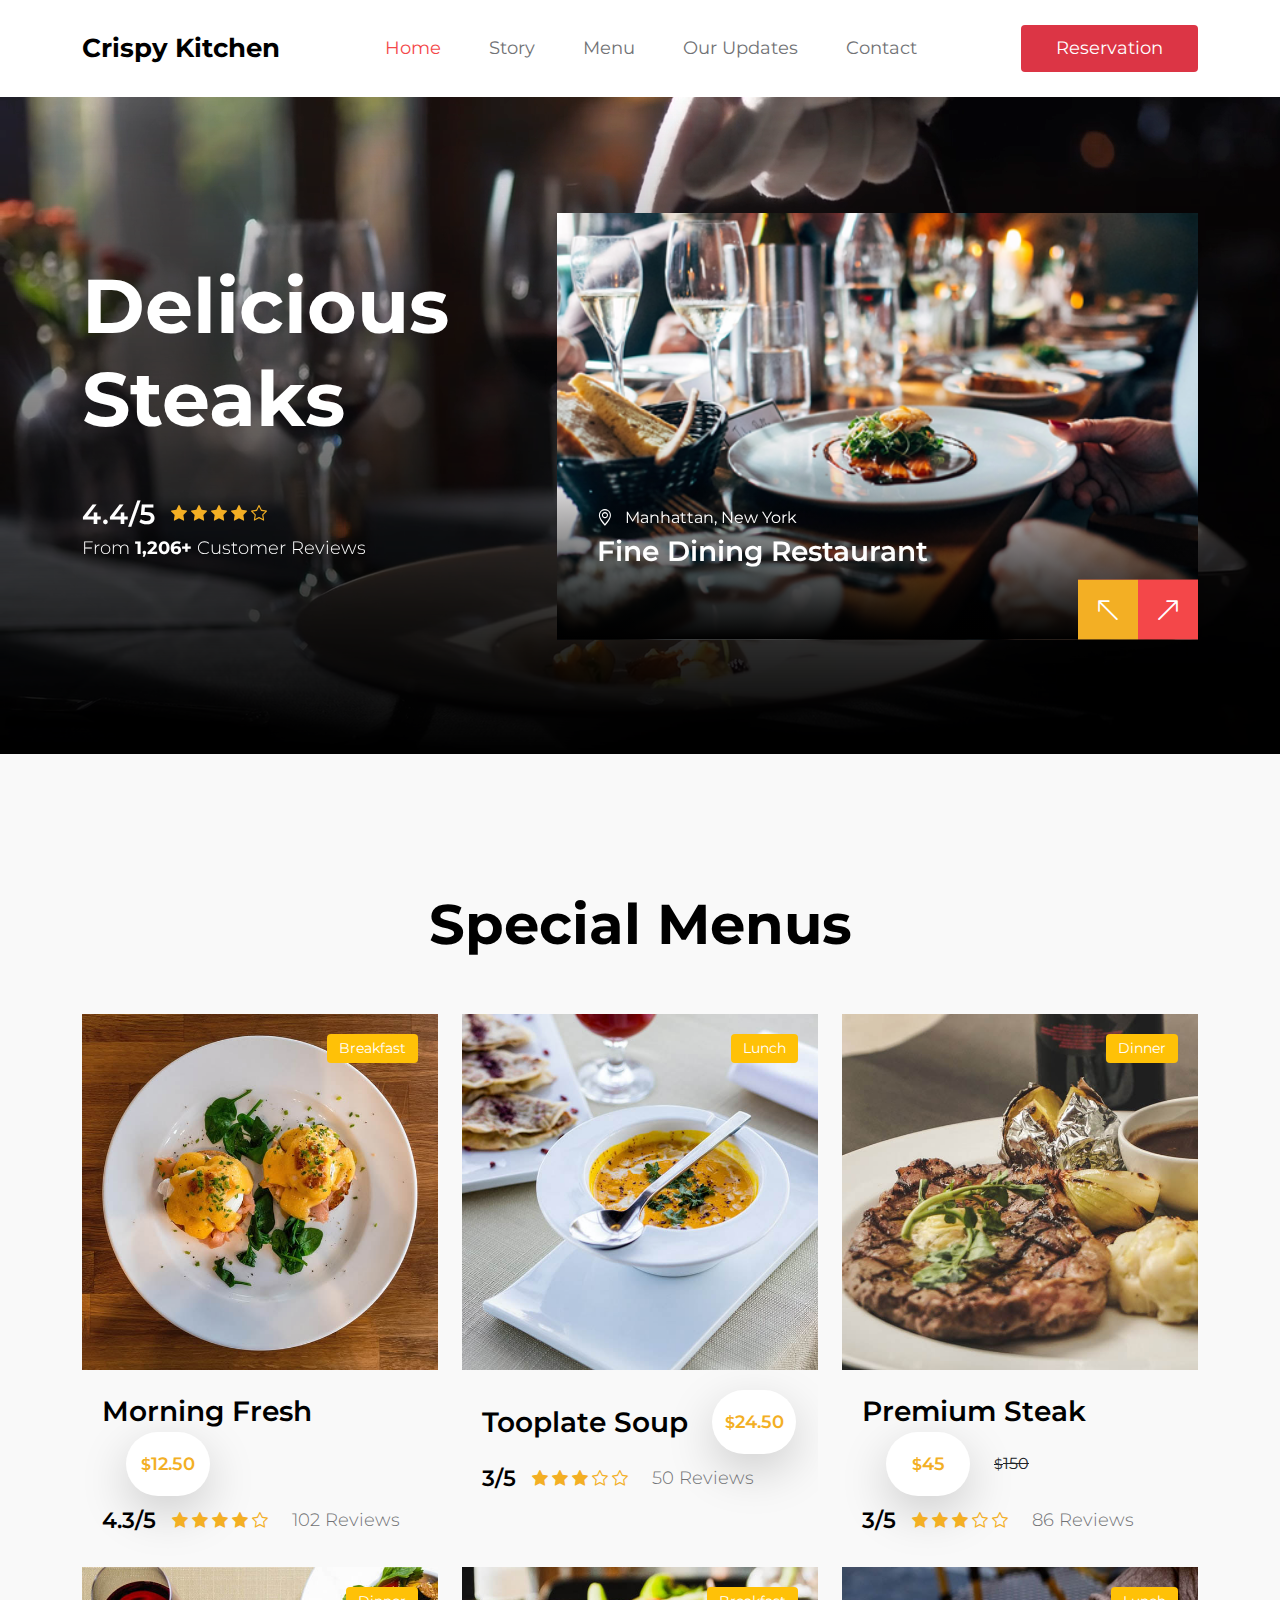
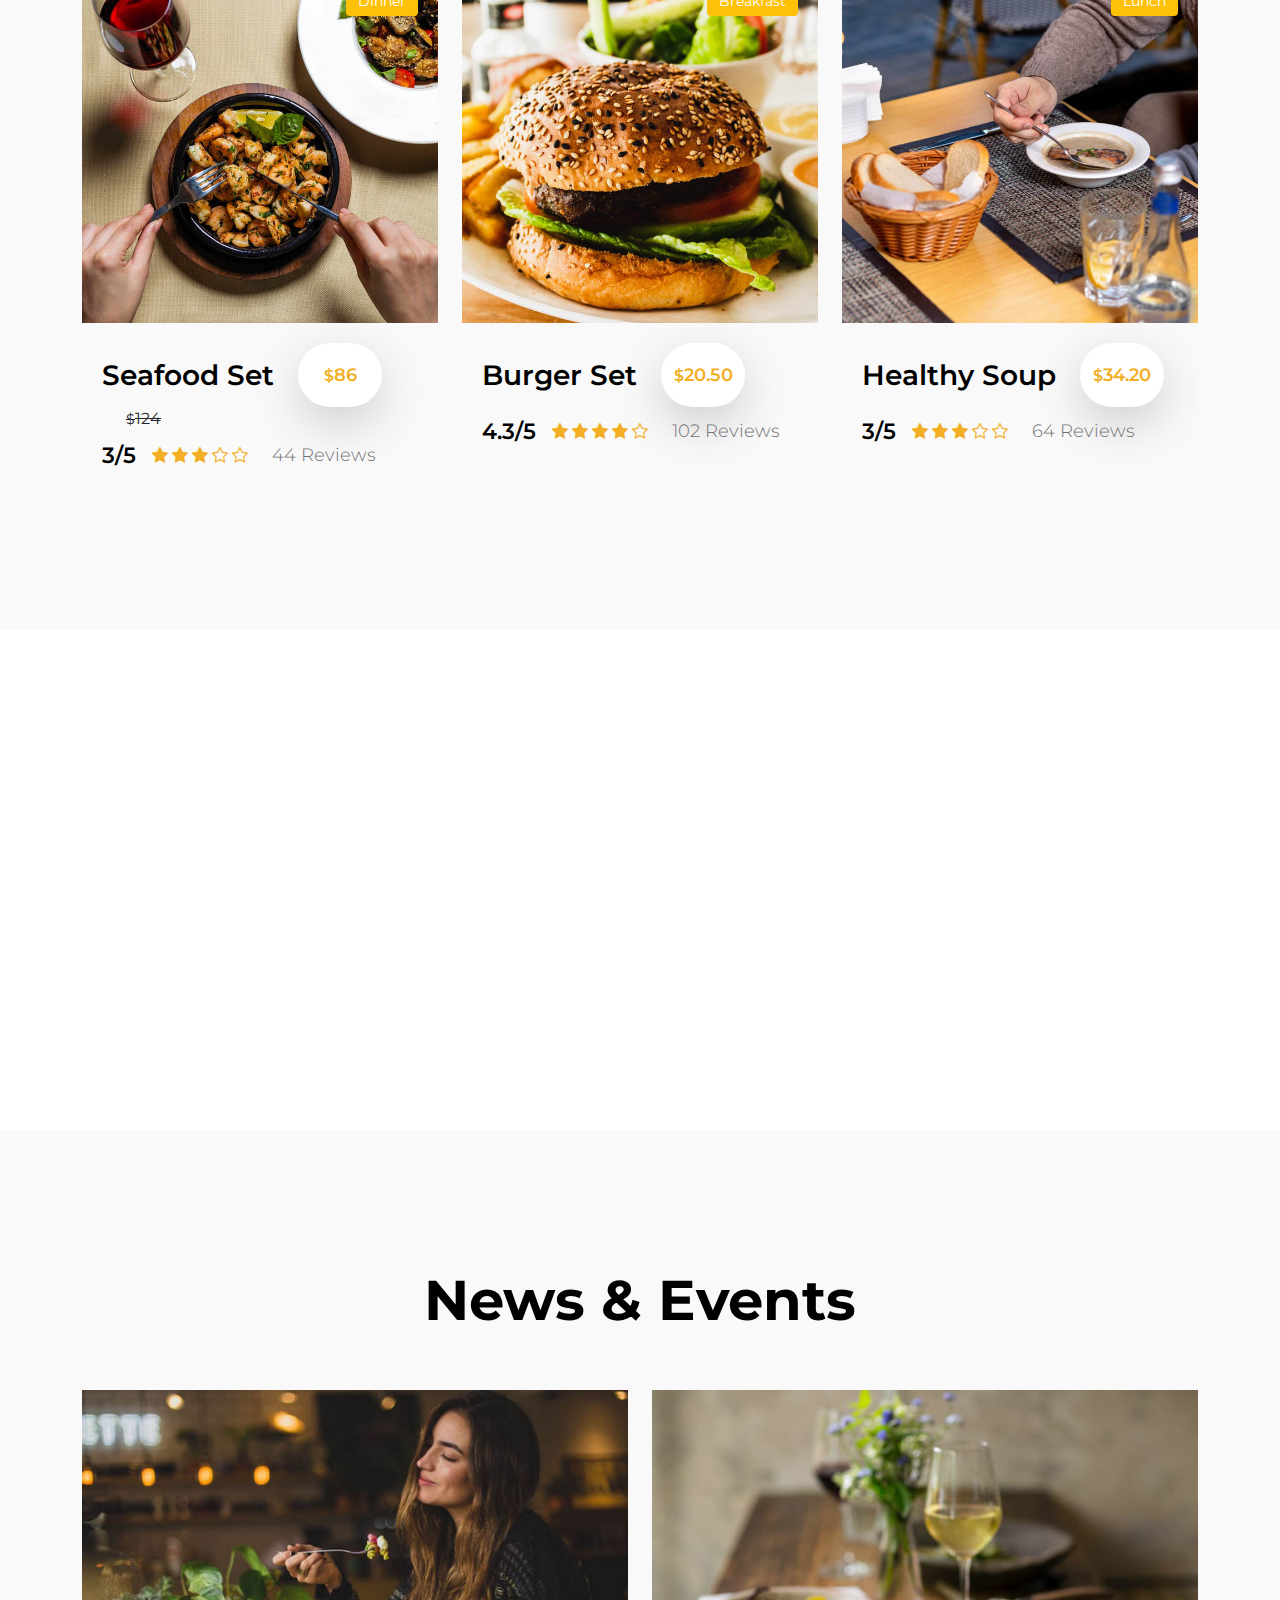
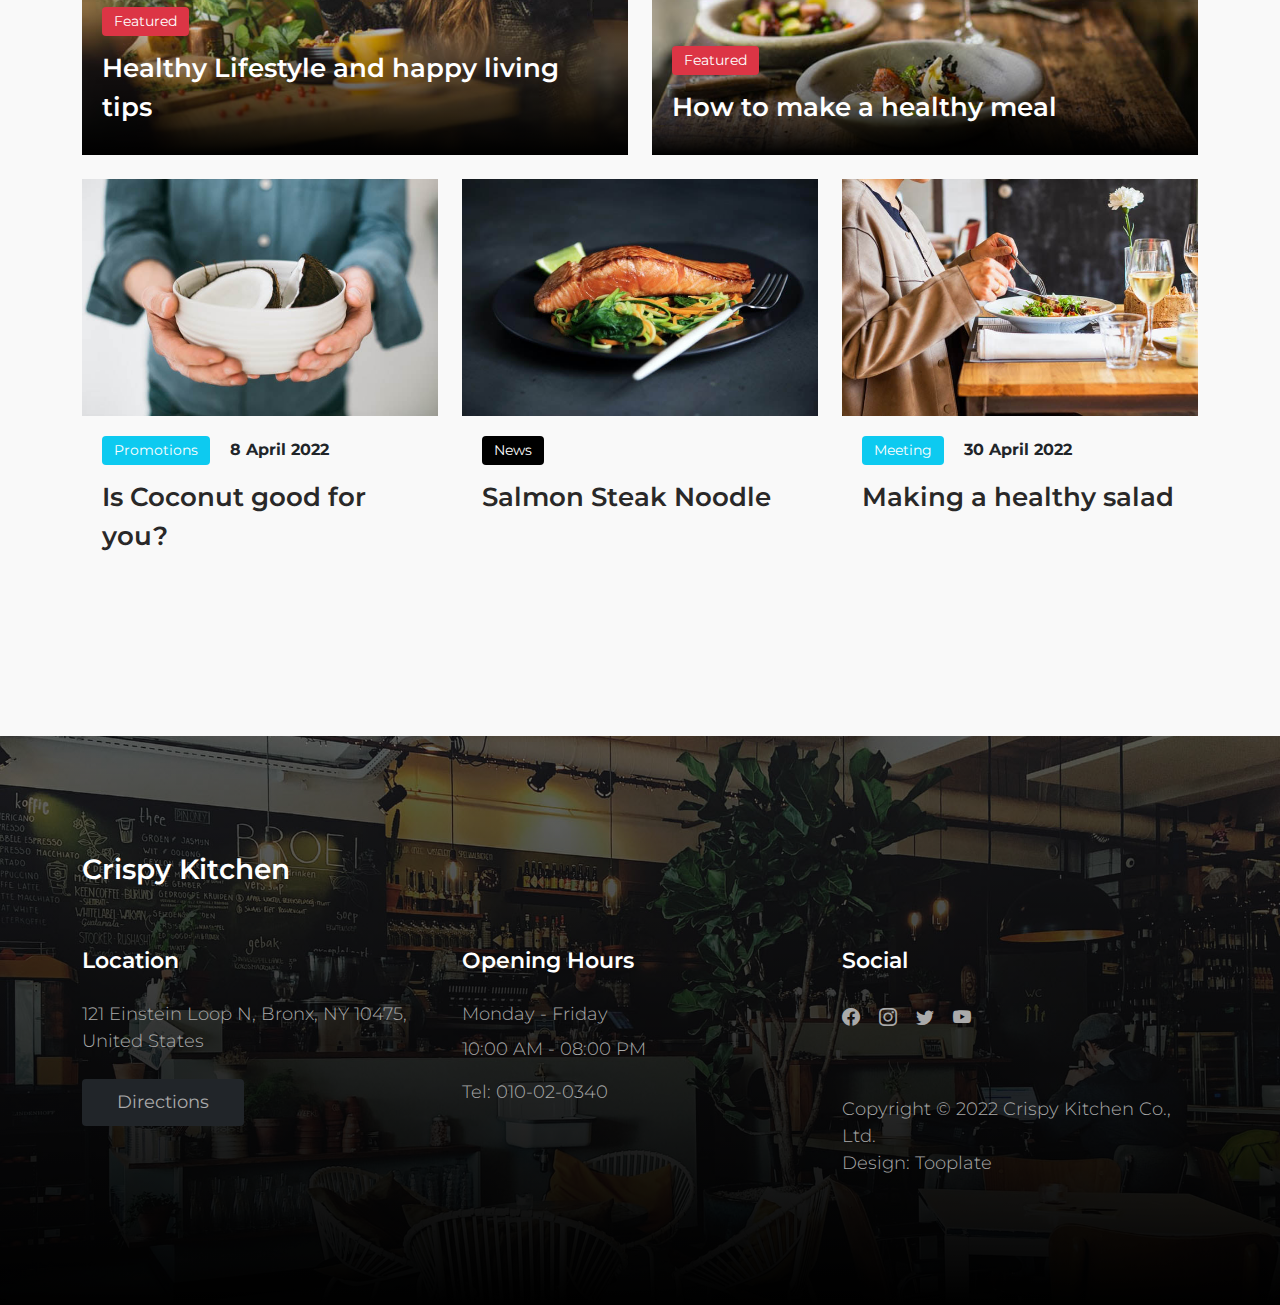
<file: index.html>
<!doctype html>
<html lang="en">
    <head>
        <meta charset="utf-8">
        <meta name="viewport" content="width=device-width, initial-scale=1">

        <meta name="description" content="">
        <meta name="author" content="">

        <title>Crispy Kitchen - Bootstrap 5 HTML Template</title>

        <!-- CSS FILES -->    
        <link rel="preconnect" href="https://fonts.googleapis.com">
        
        <link rel="preconnect" href="https://fonts.gstatic.com" crossorigin>
        
        <link href="https://fonts.googleapis.com/css2?family=Montserrat:wght@300;400;600;700&display=swap" rel="stylesheet">                    
        <link href="css/bootstrap.min.css" rel="stylesheet">

        <link href="css/bootstrap-icons.css" rel="stylesheet">

        <link href="css/tooplate-crispy-kitchen.css" rel="stylesheet">
        
<!--

Tooplate 2129 Crispy Kitchen

https://www.tooplate.com/view/2129-crispy-kitchen

-->
    </head>
    
    <body>
        
        <nav class="navbar navbar-expand-lg bg-white shadow-lg">
            <div class="container">
                <button class="navbar-toggler" type="button" data-bs-toggle="collapse" data-bs-target="#navbarNav" aria-controls="navbarNav" aria-expanded="false" aria-label="Toggle navigation">
                    <span class="navbar-toggler-icon"></span>
                </button>
                
                <a class="navbar-brand" href="index.html">
                    Crispy Kitchen
                </a>

                <div class="d-lg-none">
                    <button type="button" class="custom-btn btn btn-danger" data-bs-toggle="modal" data-bs-target="#BookingModal">Reservation</button>
                </div>

                <div class="collapse navbar-collapse" id="navbarNav">
                    <ul class="navbar-nav mx-auto">
                        <li class="nav-item">
                            <a class="nav-link active" href="index.html">Home</a>
                        </li>

                        <li class="nav-item">
                            <a class="nav-link" href="about.html">Story</a>
                        </li>

                        <li class="nav-item">
                            <a class="nav-link" href="menu.html">Menu</a>
                        </li>

                        <li class="nav-item">
                            <a class="nav-link" href="news.html">Our Updates</a>
                        </li>

                        <li class="nav-item">
                            <a class="nav-link" href="contact.html">Contact</a>
                        </li>
                    </ul>
                </div>

                <div class="d-none d-lg-block">
                    <button type="button" class="custom-btn btn btn-danger" data-bs-toggle="modal" data-bs-target="#BookingModal">Reservation</button>
                </div>

            </div>
        </nav>

        <main>

            <section class="hero">
                <div class="container">
                    <div class="row">

                        <div class="col-lg-5 col-12 m-auto">
                            <div class="heroText">

                                <h1 class="text-white mb-lg-5 mb-3">Delicious Steaks</h1>

                                <div class="c-reviews my-3 d-flex flex-wrap align-items-center">
                                    <div class="d-flex flex-wrap align-items-center">
                                        <h4 class="text-white mb-0 me-3">4.4/5</h4>

                                        <div class="reviews-stars">
                                            <i class="bi-star-fill reviews-icon"></i>
                                            <i class="bi-star-fill reviews-icon"></i>
                                            <i class="bi-star-fill reviews-icon"></i>
                                            <i class="bi-star-fill reviews-icon"></i>
                                            <i class="bi-star reviews-icon"></i>
                                        </div>
                                    </div>

                                    <p class="text-white w-100">From <strong>1,206+</strong> Customer Reviews</p>
                                </div>
                            </div>
                        </div>

                        <div class="col-lg-7 col-12">
                            <div id="carouselExampleCaptions" class="carousel carousel-fade hero-carousel slide" data-bs-ride="carousel">
                                <div class="carousel-inner">
                                    <div class="carousel-item active">
                                        <div class="carousel-image-wrap">
                                            <img src="images/slide/jay-wennington-N_Y88TWmGwA-unsplash.png" class="img-fluid carousel-image" alt="">
                                        </div>
                                        
                                        <div class="carousel-caption">
                                            <span class="text-white">
                                                <i class="bi-geo-alt me-2"></i>
                                                Manhattan, New York
                                            </span>

                                            <h4 class="hero-text">Fine Dining Restaurant</h4>
                                        </div>
                                    </div>

                                    <div class="carousel-item">
                                        <div class="carousel-image-wrap">
                                            <img src="images/slide/jason-leung-O67LZfeyYBk-unsplash.jpg" class="img-fluid carousel-image" alt="">
                                        </div>
                                        
                                        <div class="carousel-caption">
                                            <div class="d-flex align-items-center">
                                                <h4 class="hero-text">Steak</h4>

                                                <span class="price-tag ms-4"><small>$</small>26.50</span>
                                            </div>

                                            <div class="d-flex flex-wrap align-items-center">
                                                <h5 class="reviews-text mb-0 me-3">3.8/5</h5>

                                                <div class="reviews-stars">
                                                    <i class="bi-star-fill reviews-icon"></i>
                                                    <i class="bi-star-fill reviews-icon"></i>
                                                    <i class="bi-star-fill reviews-icon"></i>
                                                    <i class="bi-star reviews-icon"></i>
                                                    <i class="bi-star reviews-icon"></i>
                                                </div>
                                            </div>
                                        </div>
                                    </div>

                                    <div class="carousel-item">
                                        <div class="carousel-image-wrap">
                                            <img src="images/slide/ivan-torres-MQUqbmszGGM-unsplash.jpg" class="img-fluid carousel-image" alt="">
                                        </div>
                                        
                                        <div class="carousel-caption">
                                            <div class="d-flex align-items-center">
                                                <h4 class="hero-text">Sausage Pasta</h4>

                                                <span class="price-tag ms-4"><small>$</small>18.25</span>
                                            </div>

                                            <div class="d-flex flex-wrap align-items-center">
                                                <h5 class="reviews-text mb-0 me-3">4.2/5</h5>

                                                <div class="reviews-stars">
                                                    <i class="bi-star-fill reviews-icon"></i>
                                                    <i class="bi-star-fill reviews-icon"></i>
                                                    <i class="bi-star-fill reviews-icon"></i>
                                                    <i class="bi-star-fill reviews-icon"></i>
                                                    <i class="bi-star reviews-icon"></i>
                                                </div>
                                            </div>
                                        </div>
                                    </div>
                                </div>

                                <button class="carousel-control-prev" type="button" data-bs-target="#carouselExampleCaptions" data-bs-slide="prev">
                                    <span class="carousel-control-prev-icon" aria-hidden="true"></span>
                                    <span class="visually-hidden">Previous</span>
                                </button>

                                <button class="carousel-control-next" type="button" data-bs-target="#carouselExampleCaptions" data-bs-slide="next">
                                    <span class="carousel-control-next-icon" aria-hidden="true"></span>
                                    <span class="visually-hidden">Next</span>
                                </button>
                            </div>
                        </div>

                    </div>
                </div>

                <div class="video-wrap">
                    <video autoplay="" loop="" muted="" class="custom-video" poster="">
                        <source src="video/production_ID_3769033.mp4" type="video/mp4">
                        	Your browser does not support the video tag.
                    	</video>
                </div>

                <div class="overlay"></div>
            </section>

            <section class="menu section-padding">
                <div class="container">
                    <div class="row">

                        <div class="col-12">
                            <h2 class="text-center mb-lg-5 mb-4">Special Menus</h2>
                        </div>

                        <div class="col-lg-4 col-md-6 col-12">
                            <div class="menu-thumb">
                                <div class="menu-image-wrap">
                                    <img src="images/breakfast/brett-jordan-8xt8-HIFqc8-unsplash.jpg" class="img-fluid menu-image" alt="">

                                    <span class="menu-tag bg-warning">Breakfast</span>
                                </div>

                                <div class="menu-info d-flex flex-wrap align-items-center">
                                    <h4 class="mb-0">Morning Fresh</h4>

                                    <span class="price-tag bg-white shadow-lg ms-4"><small>$</small>12.50</span>

                                    <div class="d-flex flex-wrap align-items-center w-100 mt-2">
                                        <h6 class="reviews-text mb-0 me-3">4.3/5</h6>

                                        <div class="reviews-stars">
                                            <i class="bi-star-fill reviews-icon"></i>
                                            <i class="bi-star-fill reviews-icon"></i>
                                            <i class="bi-star-fill reviews-icon"></i>
                                            <i class="bi-star-fill reviews-icon"></i>
                                            <i class="bi-star reviews-icon"></i>
                                        </div>

                                        <p class="reviews-text mb-0 ms-4">102 Reviews</p>
                                    </div>
                                </div>
                            </div>
                        </div>

                        <div class="col-lg-4 col-md-6 col-12">
                            <div class="menu-thumb">
                                <div class="menu-image-wrap">
                                    <img src="images/lunch/farhad-ibrahimzade-MGKqxm6u2bc-unsplash.jpg" class="img-fluid menu-image" alt="">

                                    <span class="menu-tag bg-warning">Lunch</span>
                                </div>

                                <div class="menu-info d-flex flex-wrap align-items-center">
                                    <h4 class="mb-0">Tooplate Soup</h4>

                                    <span class="price-tag bg-white shadow-lg ms-4"><small>$</small>24.50</span>

                                    <div class="d-flex flex-wrap align-items-center w-100 mt-2">
                                        <h6 class="reviews-text mb-0 me-3">3/5</h6>

                                        <div class="reviews-stars">
                                            <i class="bi-star-fill reviews-icon"></i>
                                            <i class="bi-star-fill reviews-icon"></i>
                                            <i class="bi-star-fill reviews-icon"></i>
                                            <i class="bi-star reviews-icon"></i>
                                            <i class="bi-star reviews-icon"></i>
                                        </div>

                                        <p class="reviews-text mb-0 ms-4">50 Reviews</p>
                                    </div>
                                </div>
                            </div>
                        </div>

                        <div class="col-lg-4 col-md-6 col-12">
                            <div class="menu-thumb">
                                <div class="menu-image-wrap">
                                    <img src="images/dinner/keriliwi-c3mFafsFz2w-unsplash.jpg" class="img-fluid menu-image" alt="">

                                    <span class="menu-tag bg-warning">Dinner</span>
                                </div>

                                <div class="menu-info d-flex flex-wrap align-items-center">
                                    <h4 class="mb-0">Premium Steak</h4>

                                    <span class="price-tag bg-white shadow-lg ms-4"><small>$</small>45</span>

                                    <del class="ms-4"><small>$</small>150</del>

                                    <div class="d-flex flex-wrap align-items-center w-100 mt-2">
                                        <h6 class="reviews-text mb-0 me-3">3/5</h6>

                                        <div class="reviews-stars">
                                            <i class="bi-star-fill reviews-icon"></i>
                                            <i class="bi-star-fill reviews-icon"></i>
                                            <i class="bi-star-fill reviews-icon"></i>
                                            <i class="bi-star reviews-icon"></i>
                                            <i class="bi-star reviews-icon"></i>
                                        </div>

                                        <p class="reviews-text mb-0 ms-4">86 Reviews</p>
                                    </div>
                                </div>
                            </div>
                        </div>

                        <div class="col-lg-4 col-md-6 col-12">
                            <div class="menu-thumb">
                                <div class="menu-image-wrap">
                                    <img src="images/dinner/farhad-ibrahimzade-ZipYER3NLhY-unsplash.jpg" class="img-fluid menu-image" alt="">

                                    <span class="menu-tag bg-warning">Dinner</span>
                                </div>

                                <div class="menu-info d-flex flex-wrap align-items-center">
                                    <h4 class="mb-0">Seafood Set</h4>

                                    <span class="price-tag bg-white shadow-lg ms-4"><small>$</small>86</span>

                                    <del class="ms-4"><small>$</small>124</del>

                                    <div class="d-flex flex-wrap align-items-center w-100 mt-2">
                                        <h6 class="reviews-text mb-0 me-3">3/5</h6>

                                        <div class="reviews-stars">
                                            <i class="bi-star-fill reviews-icon"></i>
                                            <i class="bi-star-fill reviews-icon"></i>
                                            <i class="bi-star-fill reviews-icon"></i>
                                            <i class="bi-star reviews-icon"></i>
                                            <i class="bi-star reviews-icon"></i>
                                        </div>

                                        <p class="reviews-text mb-0 ms-4">44 Reviews</p>
                                    </div>
                                </div>
                            </div>
                        </div>

                        <div class="col-lg-4 col-md-6 col-12">
                            <div class="menu-thumb">
                                <div class="menu-image-wrap">
                                    <img src="images/breakfast/louis-hansel-dphM2U1xq0U-unsplash.jpg" class="img-fluid menu-image" alt="">

                                    <span class="menu-tag bg-warning">Breakfast</span>
                                </div>

                                <div class="menu-info d-flex flex-wrap align-items-center">
                                    <h4 class="mb-0">Burger Set</h4>

                                    <span class="price-tag bg-white shadow-lg ms-4"><small>$</small>20.50</span>

                                    <div class="d-flex flex-wrap align-items-center w-100 mt-2">
                                        <h6 class="reviews-text mb-0 me-3">4.3/5</h6>

                                        <div class="reviews-stars">
                                            <i class="bi-star-fill reviews-icon"></i>
                                            <i class="bi-star-fill reviews-icon"></i>
                                            <i class="bi-star-fill reviews-icon"></i>
                                            <i class="bi-star-fill reviews-icon"></i>
                                            <i class="bi-star reviews-icon"></i>
                                        </div>

                                        <p class="reviews-text mb-0 ms-4">102 Reviews</p>
                                    </div>
                                </div>
                            </div>
                        </div>

                        <div class="col-lg-4 col-md-6 col-12">
                            <div class="menu-thumb">
                                <div class="menu-image-wrap">
                                    <img src="images/lunch/farhad-ibrahimzade-D5c9ZciQy_I-unsplash.jpg" class="img-fluid menu-image" alt="">

                                    <span class="menu-tag bg-warning">Lunch</span>
                                </div>

                                <div class="menu-info d-flex flex-wrap align-items-center">
                                    <h4 class="mb-0">Healthy Soup</h4>

                                    <span class="price-tag bg-white shadow-lg ms-4"><small>$</small>34.20</span>

                                    <div class="d-flex flex-wrap align-items-center w-100 mt-2">
                                        <h6 class="reviews-text mb-0 me-3">3/5</h6>

                                        <div class="reviews-stars">
                                            <i class="bi-star-fill reviews-icon"></i>
                                            <i class="bi-star-fill reviews-icon"></i>
                                            <i class="bi-star-fill reviews-icon"></i>
                                            <i class="bi-star reviews-icon"></i>
                                            <i class="bi-star reviews-icon"></i>
                                        </div>

                                        <p class="reviews-text mb-0 ms-4">64 Reviews</p>
                                    </div>
                                </div>
                            </div>
                        </div>

                    </div>
                </div>
            </section>

            <section class="BgImage"></section>

            <section class="news section-padding">
                <div class="container">
                    <div class="row">

                        <h2 class="text-center mb-lg-5 mb-4">News &amp; Events</h2>

                        <div class="col-lg-6 col-md-6 col-12">
                            <div class="news-thumb mb-4">
                                <a href="news-detail.html">
                                    <img src="images/news/pablo-merchan-montes-Orz90t6o0e4-unsplash.jpg" class="img-fluid news-image" alt="">
                                </a>
                                
                                <div class="news-text-info news-text-info-large">
                                    <span class="category-tag bg-danger">Featured</span>

                                    <h5 class="news-title mt-2">
                                        <a href="news-detail.html" class="news-title-link">Healthy Lifestyle and happy living tips</a>
                                    </h5>
                                </div>
                            </div> 
                        </div>

                        <div class="col-lg-6 col-md-6 col-12">
                            <div class="news-thumb mb-4">
                                <a href="news-detail.html">
                                    <img src="images/news/stefan-johnson-xIFbDeGcy44-unsplash.jpg" class="img-fluid news-image" alt="">
                                </a>
                                
                                <div class="news-text-info news-text-info-large">
                                    <span class="category-tag bg-danger">Featured</span>

                                    <h5 class="news-title mt-2">
                                        <a href="news-detail.html" class="news-title-link">How to make a healthy meal</a>
                                    </h5>
                                </div>
                            </div> 
                        </div>

                        <div class="col-lg-4 col-md-4 col-12">
                            <div class="news-thumb mb-lg-0 mb-lg-4 mb-0">
                                <a href="news-detail.html">
                                    <img src="images/news/gilles-lambert-S_LhjpfIdm4-unsplash.jpg" class="img-fluid news-image" alt="">
                                </a>
                                
                                <div class="news-text-info">
                                    <span class="category-tag me-3 bg-info">Promotions</span>

                                    <strong>8 April 2022</strong>

                                    <h5 class="news-title mt-2">
                                        <a href="news-detail.html" class="news-title-link">Is Coconut good for you?</a>
                                    </h5>
                                </div>
                            </div> 
                        </div>

                        <div class="col-lg-4 col-md-4 col-12">
                            <div class="news-thumb mb-lg-0 mb-lg-4 mb-2">
                                <a href="news-detail.html">
                                    <img src="images/news/caroline-attwood-bpPTlXWTOvg-unsplash.jpg" class="img-fluid news-image" alt="">
                                </a>
                                
                                <div class="news-text-info">
                                    <span class="category-tag">News</span>

                                    <h5 class="news-title mt-2">
                                        <a href="news-detail.html" class="news-title-link">Salmon Steak Noodle</a>
                                    </h5>
                                </div>
                            </div> 
                        </div>

                        <div class="col-lg-4 col-md-6 col-12">
                            <div class="news-thumb mb-4">
                                <a href="news-detail.html">
                                    <img src="images/news/louis-hansel-GiIiRV0FjwU-unsplash.jpg" class="img-fluid news-image" alt="">
                                </a>
                                
                                <div class="news-text-info">
                                    <span class="category-tag me-3 bg-info">Meeting</span>

                                    <strong>30 April 2022</strong>

                                    <h5 class="news-title mt-2">
                                        <a href="news-detail.html" class="news-title-link">Making a healthy salad</a>
                                    </h5>
                                </div>
                            </div> 
                        </div>

                    </div>
                </div>
            </section>

        </main>

        <footer class="site-footer section-padding">
            
            <div class="container">
                
                <div class="row">

                    <div class="col-12">
                        <h4 class="text-white mb-4 me-5">Crispy Kitchen</h4>
                    </div>

                    <div class="col-lg-4 col-md-7 col-xs-12 tooplate-mt30">
                        <h6 class="text-white mb-lg-4 mb-3">Location</h6>

                        <p>121 Einstein Loop N, Bronx, NY 10475, United States</p>

                        <a href="https://goo.gl/maps/wZVGLA7q64uC1s886" class="custom-btn btn btn-dark mt-2">Directions</a>
                    </div>

                    <div class="col-lg-4 col-md-5 col-xs-12 tooplate-mt30">
                        <h6 class="text-white mb-lg-4 mb-3">Opening Hours</h6>

                        <p class="mb-2">Monday - Friday</p>

                        <p>10:00 AM - 08:00 PM</p>

                        <p>Tel: <a href="tel: 010-02-0340" class="tel-link">010-02-0340</a></p>
                    </div>

                    <div class="col-lg-4 col-md-6 col-xs-12 tooplate-mt30">
                        <h6 class="text-white mb-lg-4 mb-3">Social</h6>

                        <ul class="social-icon">
                            <li><a href="#" class="social-icon-link bi-facebook"></a></li>

                            <li><a href="#" class="social-icon-link bi-instagram"></a></li>

                            <li><a href="https://twitter.com/search?q=tooplate.com&src=typed_query&f=live" target="_blank"
                            	 class="social-icon-link bi-twitter"></a></li>

                            <li><a href="#" class="social-icon-link bi-youtube"></a></li>
                        </ul>
                    
                        <p class="copyright-text tooplate-mt60">Copyright © 2022 Crispy Kitchen Co., Ltd.
                        <br>Design: <a rel="nofollow" href="https://www.tooplate.com/" target="_blank">Tooplate</a></p>
                        
                    </div>

                </div><!-- row ending -->
                
             </div><!-- container ending -->
             
        </footer>

        <!-- Modal -->
        <div class="modal fade" id="BookingModal" tabindex="-1" aria-labelledby="BookingModal" aria-hidden="true">
            <div class="modal-dialog modal-dialog-centered modal-xl">
                <div class="modal-content">
                    <div class="modal-header">
                        <h3 class="mb-0">Reserve a table</h3>

                        <button type="button" class="btn-close" data-bs-dismiss="modal" aria-label="Close"></button>
                    </div>

                    <div class="modal-body d-flex flex-column justify-content-center">
                        <div class="booking">
                            
                            <form class="booking-form row" role="form" action="#" method="post">
                                <div class="col-lg-6 col-12">
                                    <label for="name" class="form-label">Full Name</label>

                                    <input type="text" name="name" id="name" class="form-control" placeholder="Your Name" required>
                                </div>

                                <div class="col-lg-6 col-12">
                                    <label for="email" class="form-label">Email Address</label>

                                    <input type="email" name="email" id="email" pattern="[^ @]*@[^ @]*" class="form-control" placeholder="your@email.com" required>
                                </div>

                                <div class="col-lg-6 col-12">
                                    <label for="phone" class="form-label">Phone Number</label>

                                    <input type="telephone" name="phone" id="phone" pattern="[0-9]{3}-[0-9]{3}-[0-9]{4}" class="form-control" placeholder="123-456-7890">
                                </div>

                                <div class="col-lg-6 col-12">
                                    <label for="people" class="form-label">Number of persons</label>

                                    <input type="text" name="people" id="people" class="form-control" placeholder="12 persons">
                                </div>

                                <div class="col-lg-6 col-12">
                                    <label for="date" class="form-label">Date</label>

                                    <input type="date" name="date" id="date" value="" class="form-control">
                                </div>

                                <div class="col-lg-6 col-12">
                                    <label for="time" class="form-label">Time</label>

                                    <select class="form-select form-control" name="time" id="time">
                                      <option value="5" selected>5:00 PM</option>
                                      <option value="6">6:00 PM</option>
                                      <option value="7">7:00 PM</option>
                                      <option value="8">8:00 PM</option>
                                      <option value="9">9:00 PM</option>
                                    </select>
                                </div>

                                <div class="col-12">
                                    <label for="message" class="form-label">Special Request</label>

                                    <textarea class="form-control" rows="4" id="message" name="message" placeholder=""></textarea>
                                </div>

                                <div class="col-lg-4 col-12 ms-auto">
                                    <button type="submit" class="form-control">Submit Request</button>
                                </div>
                            </form>
                        </div>
                    </div>

                    <div class="modal-footer"></div>
                    
                </div>
                
            </div>
        </div>

        <!-- JAVASCRIPT FILES -->
        <script src="js/jquery.min.js"></script>
        <script src="js/bootstrap.bundle.min.js"></script>
        <script src="js/custom.js"></script>

    </body>
</html>
</file>
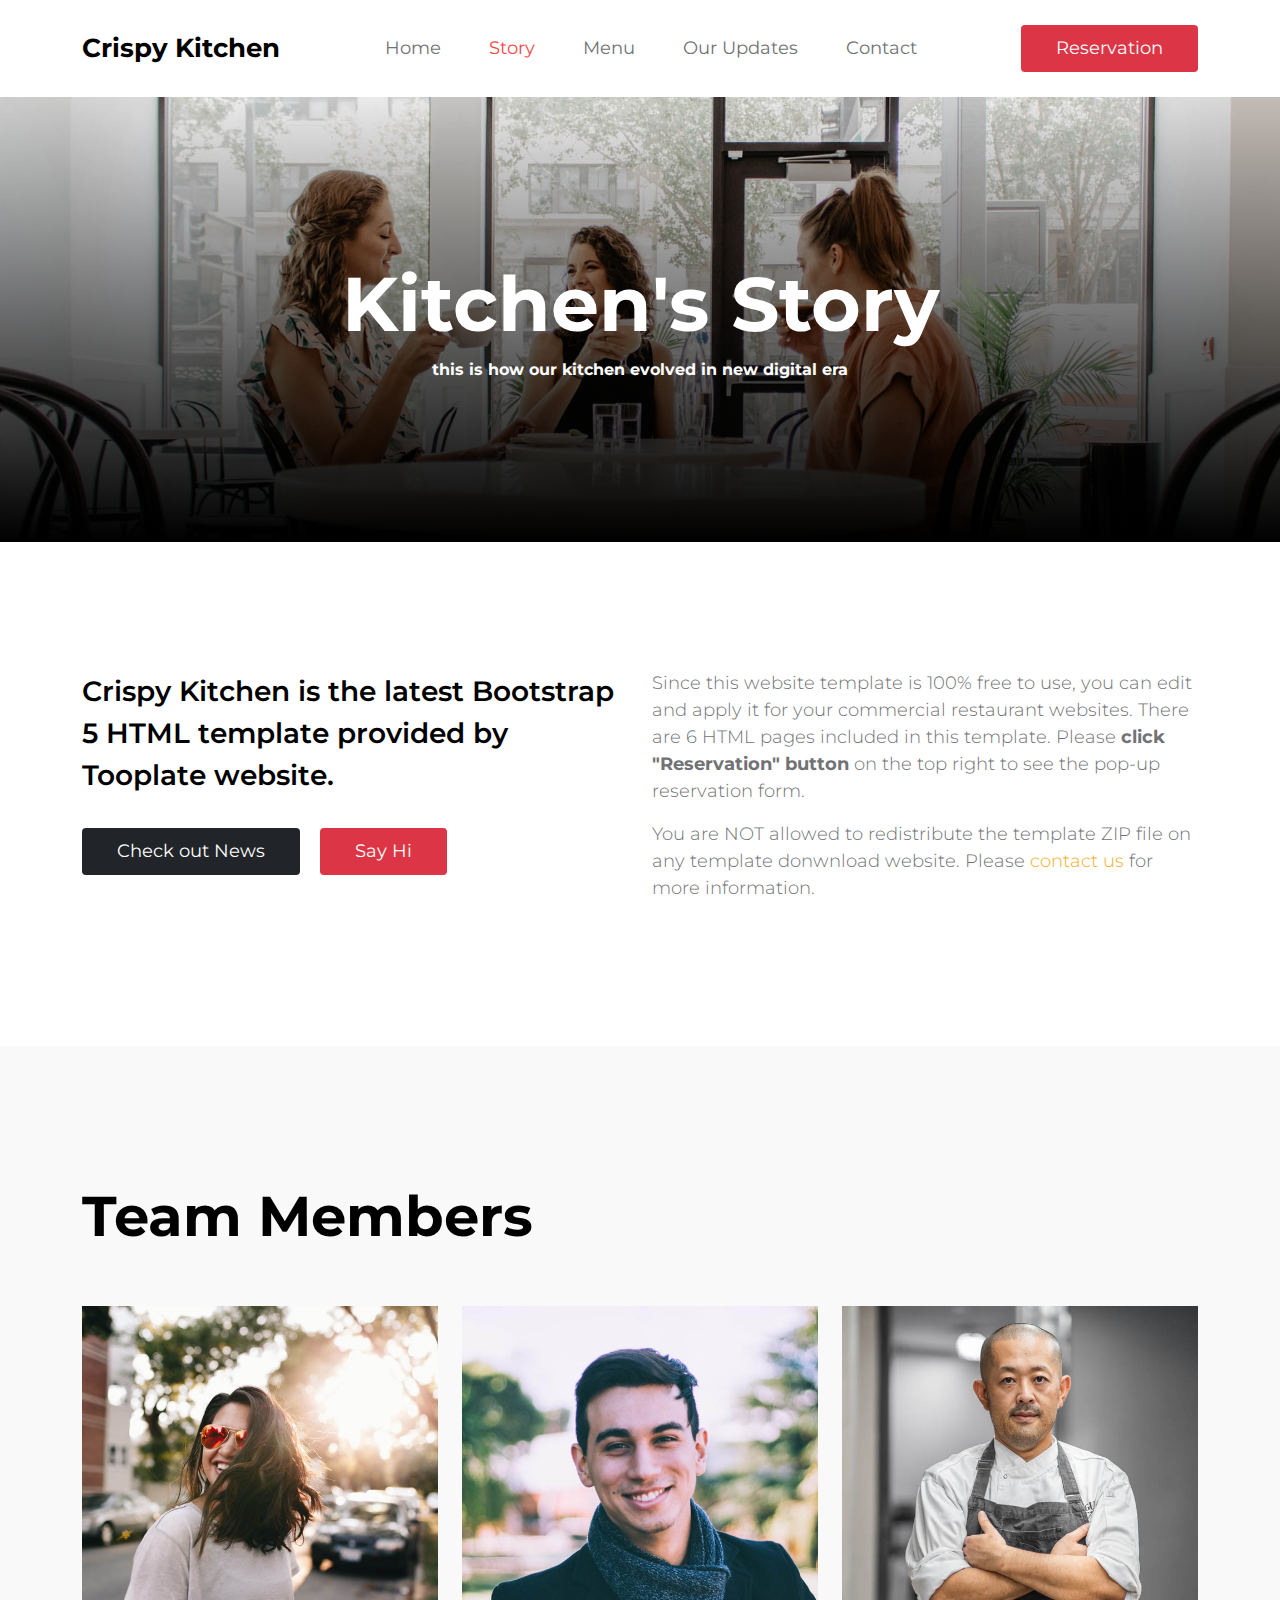
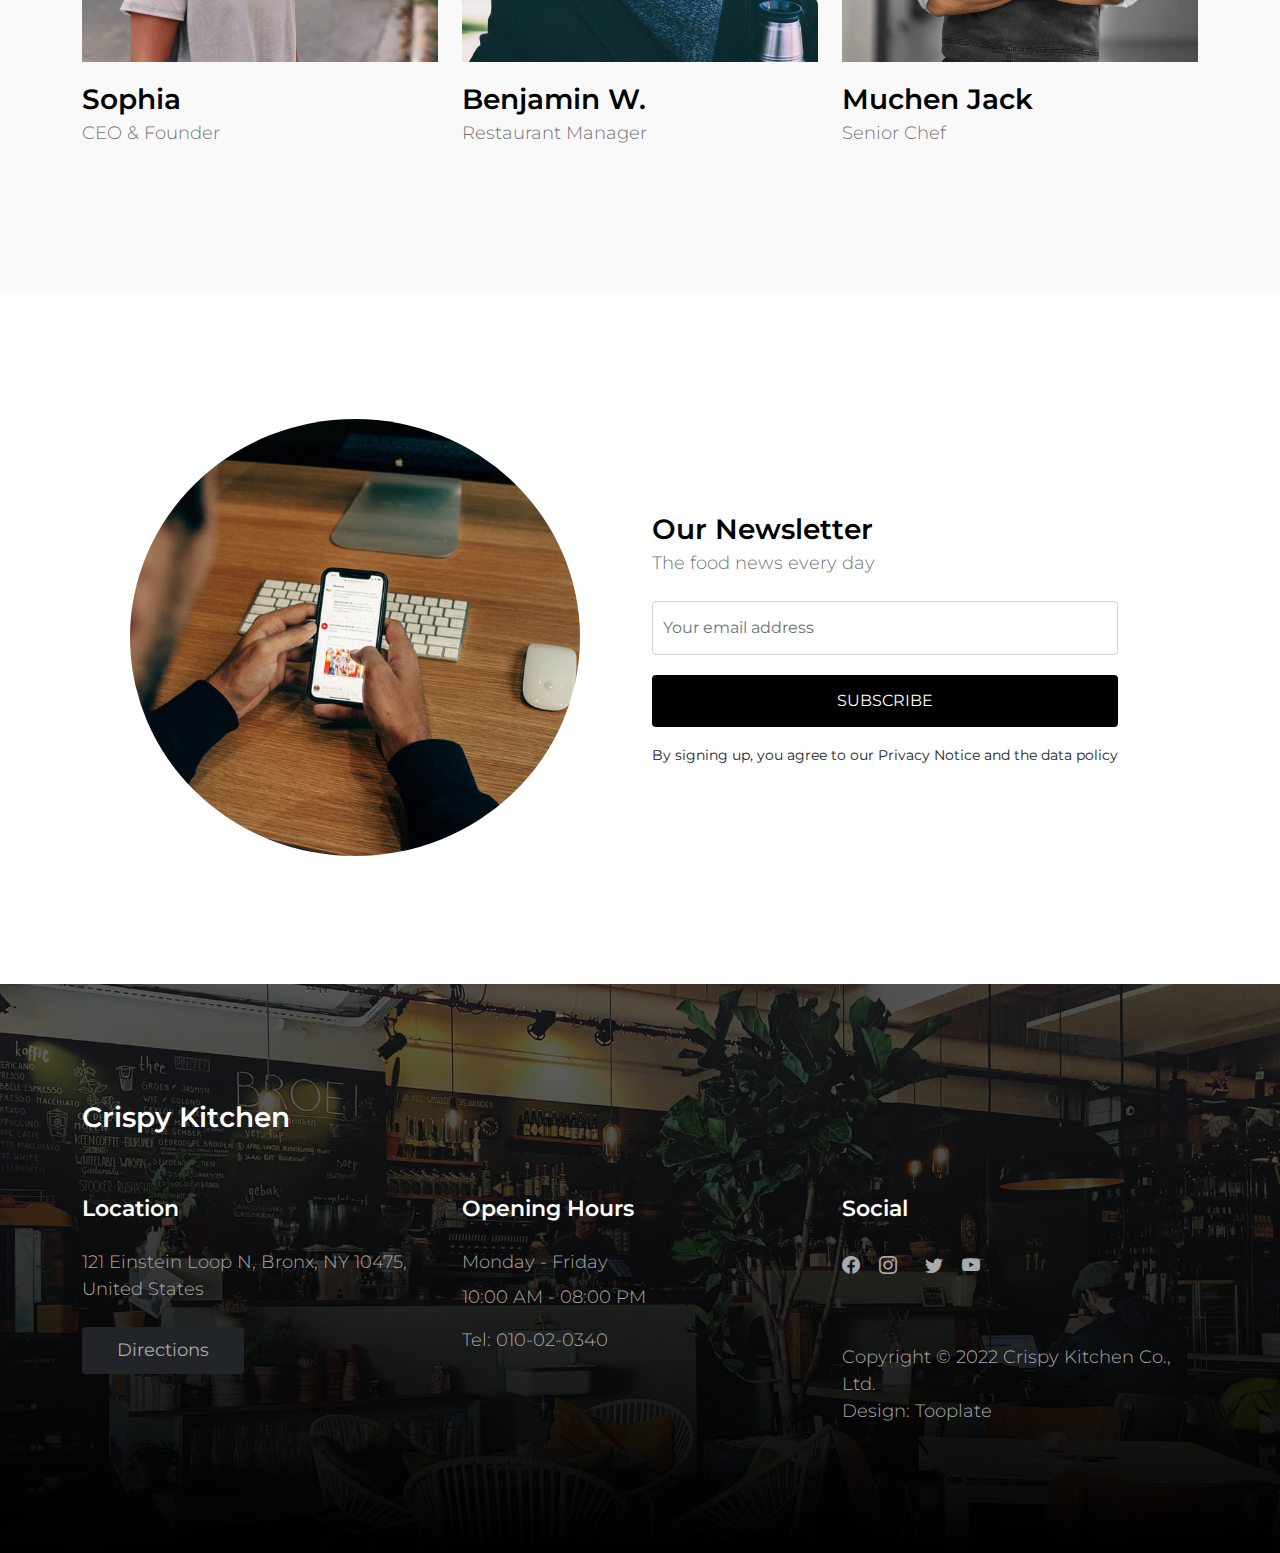
<file: about.html>
<!doctype html>
<html lang="en">
    <head>
        <meta charset="utf-8">
        <meta name="viewport" content="width=device-width, initial-scale=1">

        <meta name="description" content="">
        <meta name="author" content="">

        <title>About Crispy Kitchen Template</title>

        <!-- CSS FILES -->        
        <link rel="preconnect" href="https://fonts.googleapis.com">
        
        <link rel="preconnect" href="https://fonts.gstatic.com" crossorigin>
        
        <link href="https://fonts.googleapis.com/css2?family=Montserrat:wght@300;400;600;700&display=swap" rel="stylesheet">                
        <link href="css/bootstrap.min.css" rel="stylesheet">

        <link href="css/bootstrap-icons.css" rel="stylesheet">

        <link href="css/tooplate-crispy-kitchen.css" rel="stylesheet">
<!--

Tooplate 2129 Crispy Kitchen

https://www.tooplate.com/view/2129-crispy-kitchen

-->
    </head>
    
    <body>
        
        <nav class="navbar navbar-expand-lg bg-white shadow-lg">
            <div class="container">
                <button class="navbar-toggler" type="button" data-bs-toggle="collapse" data-bs-target="#navbarNav" aria-controls="navbarNav" aria-expanded="false" aria-label="Toggle navigation">
                    <span class="navbar-toggler-icon"></span>
                </button>
                
                <a class="navbar-brand" href="index.html">
                    Crispy Kitchen
                </a>

                <div class="d-lg-none">
                    <button type="button" class="custom-btn btn btn-danger" data-bs-toggle="modal" data-bs-target="#BookingModal">Reservation</button>
                </div>

                <div class="collapse navbar-collapse" id="navbarNav">
                    <ul class="navbar-nav mx-auto">
                        <li class="nav-item">
                            <a class="nav-link" href="index.html">Home</a>
                        </li>

                        <li class="nav-item">
                            <a class="nav-link active" href="about.html">Story</a>
                        </li>

                        <li class="nav-item">
                            <a class="nav-link" href="menu.html">Menu</a>
                        </li>

                        <li class="nav-item">
                            <a class="nav-link" href="news.html">Our Updates</a>
                        </li>

                        <li class="nav-item">
                            <a class="nav-link" href="contact.html">Contact</a>
                        </li>
                    </ul>
                </div>

                <div class="d-none d-lg-block">
                    <button type="button" class="custom-btn btn btn-danger" data-bs-toggle="modal" data-bs-target="#BookingModal">Reservation</button>
                </div>

            </div>
        </nav>

        <main>

            <header class="site-header site-about-header">
                <div class="container">
                    <div class="row">

                        <div class="col-lg-10 col-12 mx-auto">
                            <h1 class="text-white">Kitchen's Story</h1>

                            <strong class="text-white">this is how our kitchen evolved in new digital era</strong>
                        </div>

                    </div>
                </div>

                <div class="overlay"></div>
            </header>

            <section class="about section-padding bg-white">
                <div class="container">
                    <div class="row">

                        <div class="col-lg-6 col-12 mb-2">
                            <h4 class="mb-3">Crispy Kitchen is the latest Bootstrap 5 HTML template provided by Tooplate website.</h4>

                            <a href="news.html" class="custom-btn btn btn-dark mt-3">Check out News</a>

                            <a href="contact.html" class="custom-btn btn btn-danger mt-3 ms-3">Say Hi</a>
                        </div>

                        <div class="col-lg-6 col-12">
                        
                        	<p>Since this website template is 100% free to use, you can edit and apply it for your commercial restaurant websites. There are 6 HTML pages included in this template. Please <strong>click "Reservation" button</strong> on the top right to see the pop-up reservation form.</p>
                        
                            <p>You are NOT allowed to redistribute the template ZIP file on any template donwnload website. Please <a href="https://www.tooplate.com/contact" target="_blank">contact us</a> for more information.</p>

                        </div>

                    </div>
                </div>
            </section>

            <section class="about section-padding">
                <div class="container">
                    <div class="row">

                        <div class="col-12">
                            <h2 class="mb-5">Team Members</h2>
                        </div>

                        <div class="col-lg-4 col-12">
                            <div class="team-thumb">
                                <img src="images/team/matthew-hamilton-tNCH0sKSZbA-unsplash.jpg" class="img-fluid team-image" alt="">
                                
                                <div class="team-info">
                                    <h4 class="mt-3 mb-0">Sophia</h4>

                                    <p>CEO &amp; Founder</p>
                                </div>
                            </div>
                        </div>

                        <div class="col-lg-4 col-12 my-lg-0 my-4">
                            <div class="team-thumb">
                                <img src="images/team/nicolas-horn-MTZTGvDsHFY-unsplash.jpg" class="img-fluid team-image" alt="">

                                <h4 class="mt-3 mb-0">Benjamin W.</h4>

                                <p>Restaurant Manager</p>
                            </div>
                        </div>

                        <div class="col-lg-4 col-12">
                            <div class="team-thumb">
                                <img src="images/team/rc-cf-FMh5o5m5N9E-unsplash.jpg" class="img-fluid team-image" alt="">
                                
                                <h4 class="mt-3 mb-0">Muchen Jack</h4>

                                <p>Senior Chef</p>
                            </div>
                        </div>

                    </div>
                </div>
            </section>
            
            <section class="newsletter section-padding bg-white">
                <div class="container">
                    <div class="row">

                        <div class="col-lg-6 col-12">
                            <img src="images/charles-deluvio-FdDkfYFHqe4-unsplash.jpg" class="img-fluid newsletter-image" alt="">
                        </div>

                        <div class="col-lg-6 col-12 d-flex align-items-center mt-5 mt-lg-0 mx-auto">
                            <div class="subscribe-form-wrap">
                                <h4 class="mb-0">Our Newsletter</h4>

                                <p>The food news every day</p>

                                <form class="custom-form subscribe-form mt-4" role="form">
                                    <input type="email" name="subscribe-email" id="subscribe-email" pattern="[^ @]*@[^ @]*" class="form-control" placeholder="Your email address" required="">

                                    <button type="submit" class="form-control mb-3" id="subscribe">Subscribe</button>

                                    <small>By signing up, you agree to our Privacy Notice and the data policy</small>
                                    </div>
                                </form>
                            </div>
                        </div>

                    </div>
                </div>
            </section>

        </main>

        <footer class="site-footer section-padding">
            
            <div class="container">
                
                <div class="row">

                    <div class="col-12">
                        <h4 class="text-white mb-4 me-5">Crispy Kitchen</h4>
                    </div>

                    <div class="col-lg-4 col-md-7 col-xs-12 tooplate-mt30">
                        <h6 class="text-white mb-lg-4 mb-3">Location</h6>

                        <p>121 Einstein Loop N, Bronx, NY 10475, United States</p>

                        <a href="https://goo.gl/maps/wZVGLA7q64uC1s886" class="custom-btn btn btn-dark mt-2">Directions</a>
                    </div>

                    <div class="col-lg-4 col-md-5 col-xs-12 tooplate-mt30">
                        <h6 class="text-white mb-lg-4 mb-3">Opening Hours</h6>

                        <p class="mb-2">Monday - Friday</p>

                        <p>10:00 AM - 08:00 PM</p>

                        <p>Tel: <a href="tel: 010-02-0340" class="tel-link">010-02-0340</a></p>
                    </div>

                    <div class="col-lg-4 col-md-6 col-xs-12 tooplate-mt30">
                        <h6 class="text-white mb-lg-4 mb-3">Social</h6>

                        <ul class="social-icon">
                            <li><a href="#" class="social-icon-link bi-facebook"></a></li>

                            <li><a href="#" class="social-icon-link bi-instagram"></a></li>

                            <<li><a href="https://twitter.com/search?q=tooplate.com&src=typed_query&f=live" target="_blank"
                            	 class="social-icon-link bi-twitter"></a></li>

                            <li><a href="#" class="social-icon-link bi-youtube"></a></li>
                        </ul>
                    
                        <p class="copyright-text tooplate-mt60">Copyright © 2022 Crispy Kitchen Co., Ltd.
                        <br>Design: <a rel="nofollow" href="https://www.tooplate.com/" target="_blank">Tooplate</a></p>
                        
                    </div>

                </div><!-- row ending -->
                
             </div><!-- container ending -->
             
        </footer>

        <!-- Modal -->
        <div class="modal fade" id="BookingModal" tabindex="-1" aria-labelledby="BookingModal" aria-hidden="true">
            <div class="modal-dialog modal-dialog-centered modal-xl">
                <div class="modal-content">
                    <div class="modal-header">
                        <h3 class="mb-0">Reserve a table</h3>

                        <button type="button" class="btn-close" data-bs-dismiss="modal" aria-label="Close"></button>
                    </div>

                    <div class="modal-body d-flex flex-column justify-content-center">
                        <div class="booking">
                            
                            <form class="booking-form row" role="form" action="#" method="post">
                                <div class="col-lg-6 col-12">
                                    <label for="name" class="form-label">Full Name</label>

                                    <input type="text" name="name" id="name" class="form-control" placeholder="Your Name" required>
                                </div>

                                <div class="col-lg-6 col-12">
                                    <label for="email" class="form-label">Email Address</label>

                                    <input type="email" name="email" id="email" pattern="[^ @]*@[^ @]*" class="form-control" placeholder="your@email.com" required>
                                </div>

                                <div class="col-lg-6 col-12">
                                    <label for="phone" class="form-label">Phone Number</label>

                                    <input type="telephone" name="phone" id="phone" pattern="[0-9]{3}-[0-9]{3}-[0-9]{4}" class="form-control" placeholder="123-456-7890">
                                </div>

                                <div class="col-lg-6 col-12">
                                    <label for="people" class="form-label">Number of persons</label>

                                    <input type="text" name="people" id="people" class="form-control" placeholder="12 persons">
                                </div>

                                <div class="col-lg-6 col-12">
                                    <label for="date" class="form-label">Date</label>

                                    <input type="date" name="date" id="date" value="" class="form-control">
                                </div>

                                <div class="col-lg-6 col-12">
                                    <label for="time" class="form-label">Time</label>

                                    <select class="form-select form-control" name="time" id="time">
                                      <option value="5" selected>5:00 PM</option>
                                      <option value="6">6:00 PM</option>
                                      <option value="7">7:00 PM</option>
                                      <option value="8">8:00 PM</option>
                                      <option value="9">9:00 PM</option>
                                    </select>
                                </div>

                                <div class="col-12">
                                    <label for="message" class="form-label">Special Request</label>

                                    <textarea class="form-control" rows="4" id="message" name="message" placeholder=""></textarea>
                                </div>

                                <div class="col-lg-4 col-12 ms-auto">
                                    <button type="submit" class="form-control">Submit Request</button>
                                </div>
                            </form>
                        </div>
                    </div>

                    <div class="modal-footer"></div>
                    
                </div>
                
            </div>
        </div>

        <!-- JAVASCRIPT FILES -->
        <script src="js/jquery.min.js"></script>
        <script src="js/bootstrap.bundle.min.js"></script>
        <script src="js/custom.js"></script>

    </body>
</html>
</file>
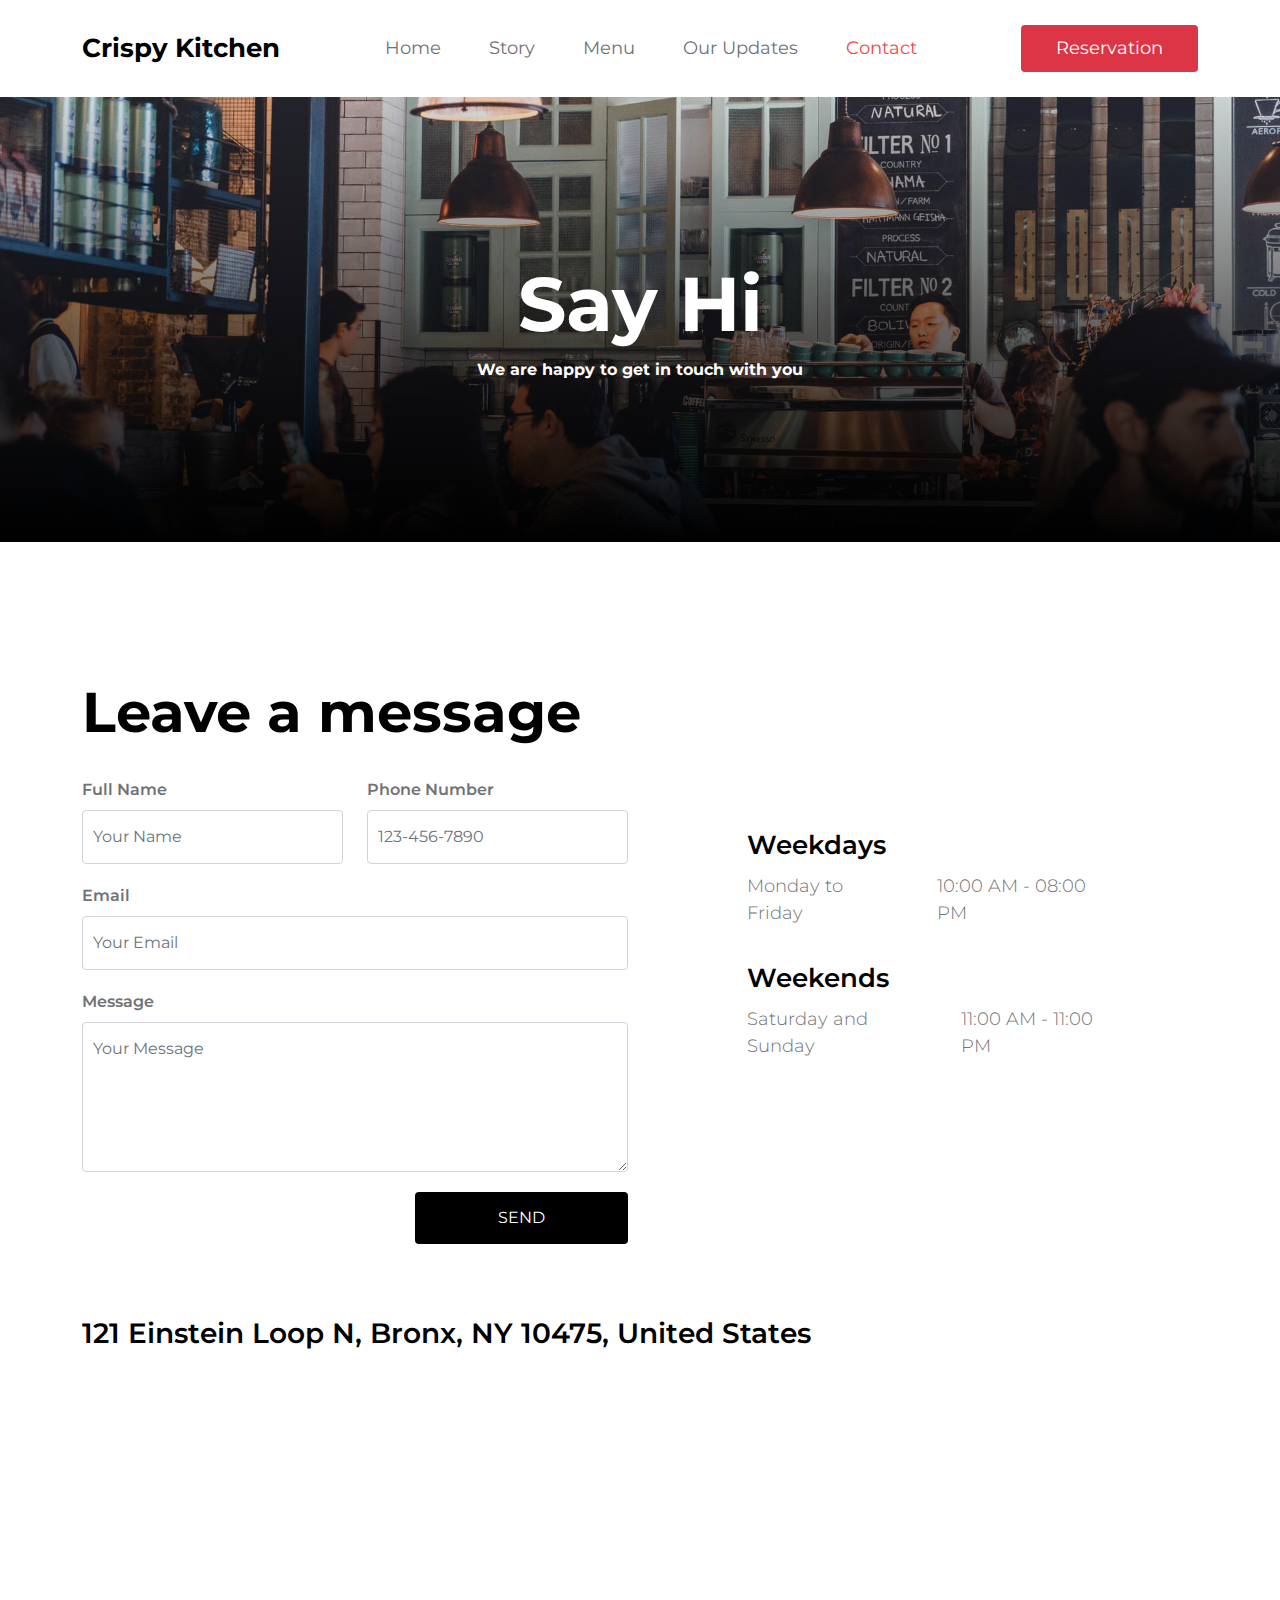
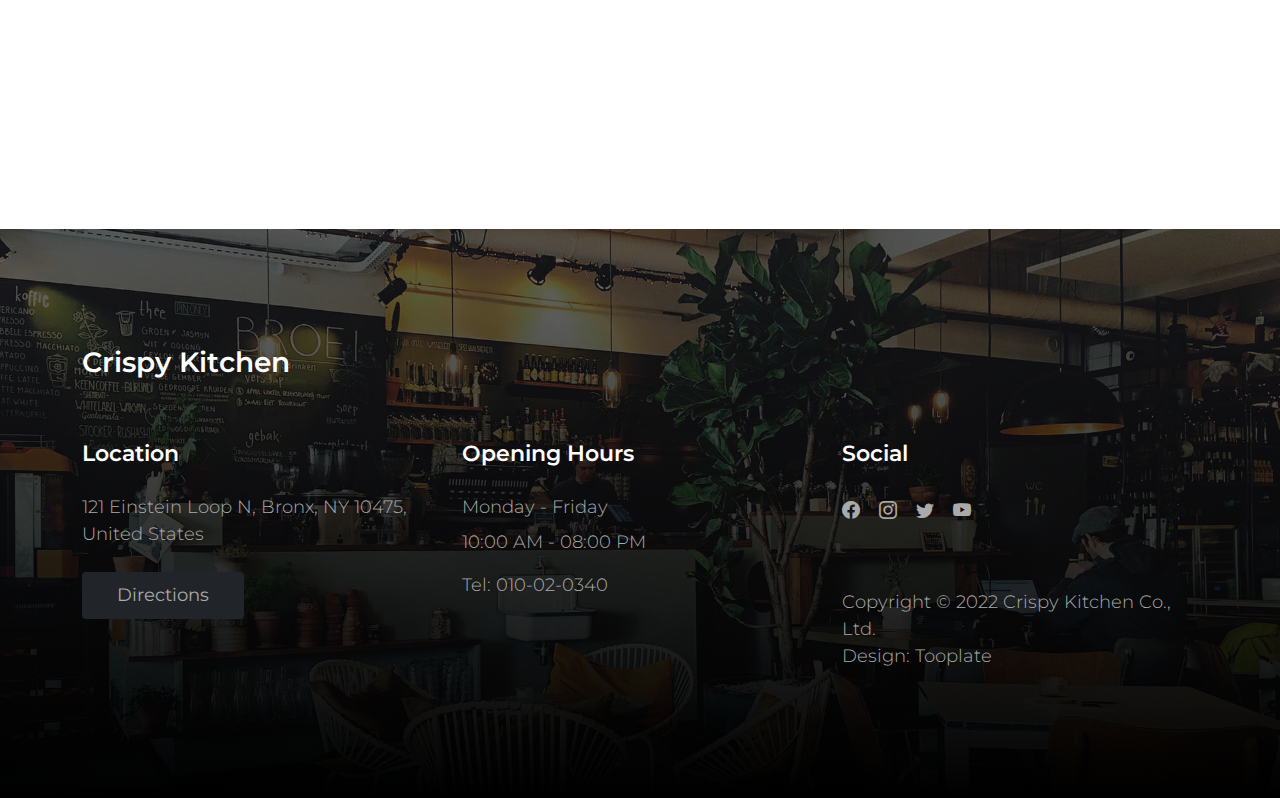
<file: contact.html>
<!doctype html>
<html lang="en">
    <head>
        <meta charset="utf-8">
        <meta name="viewport" content="width=device-width, initial-scale=1">

        <meta name="description" content="">
        <meta name="author" content="">

        <title>Crispy Kitchen - Contact Page</title>

        <!-- CSS FILES -->        
        <link rel="preconnect" href="https://fonts.googleapis.com">
        
        <link rel="preconnect" href="https://fonts.gstatic.com" crossorigin>
        
        <link href="https://fonts.googleapis.com/css2?family=Montserrat:wght@300;400;600;700&display=swap" rel="stylesheet">                
        <link href="css/bootstrap.min.css" rel="stylesheet">

        <link href="css/bootstrap-icons.css" rel="stylesheet">

        <link href="css/tooplate-crispy-kitchen.css" rel="stylesheet">
<!--

Tooplate 2129 Crispy Kitchen

https://www.tooplate.com/view/2129-crispy-kitchen

-->
    </head>
    
    <body>
        
        <nav class="navbar navbar-expand-lg bg-white shadow-lg">
            <div class="container">
                <button class="navbar-toggler" type="button" data-bs-toggle="collapse" data-bs-target="#navbarNav" aria-controls="navbarNav" aria-expanded="false" aria-label="Toggle navigation">
                    <span class="navbar-toggler-icon"></span>
                </button>
                
                <a class="navbar-brand" href="index.html">
                    Crispy Kitchen
                </a>

                <div class="d-lg-none">
                    <button type="button" class="custom-btn btn btn-danger" data-bs-toggle="modal" data-bs-target="#BookingModal">Reservation</button>
                </div>

                <div class="collapse navbar-collapse" id="navbarNav">
                    <ul class="navbar-nav mx-auto">
                        <li class="nav-item">
                            <a class="nav-link" href="index.html">Home</a>
                        </li>

                        <li class="nav-item">
                            <a class="nav-link" href="about.html">Story</a>
                        </li>

                        <li class="nav-item">
                            <a class="nav-link" href="menu.html">Menu</a>
                        </li>

                        <li class="nav-item">
                            <a class="nav-link" href="news.html">Our Updates</a>
                        </li>

                        <li class="nav-item">
                            <a class="nav-link active" href="contact.html">Contact</a>
                        </li>
                    </ul>
                </div>

                <div class="d-none d-lg-block">
                    <button type="button" class="custom-btn btn btn-danger" data-bs-toggle="modal" data-bs-target="#BookingModal">Reservation</button>
                </div>

            </div>
        </nav>

        <main>

            <header class="site-header site-contact-header">
                <div class="container">
                    <div class="row">

                        <div class="col-lg-10 col-12 mx-auto">
                            <h1 class="text-white">Say Hi</h1>

                            <strong class="text-white">We are happy to get in touch with you</strong>
                        </div>

                    </div>
                </div>
                
                <div class="overlay"></div>
            </header>

            <section class="contact section-padding">
                <div class="container">
                    <div class="row">

                        <div class="col-12">
                            <h2 class="mb-4">Leave a message</h2>
                        </div>

                        <div class="col-lg-6 col-12">
                            <form class="custom-form contact-form row" action="#" method="post" role="form">
                                <div class="col-lg-6 col-6">
                                    <label for="contact-name" class="form-label">Full Name</label>

                                    <input type="text" name="contact-name" id="contact-name" class="form-control" placeholder="Your Name" required>
                                </div>

                                <div class="col-lg-6 col-6">
                                    <label for="contact-phone" class="form-label">Phone Number</label>

                                    <input type="telephone" name="contact-phone" id="contact-phone" pattern="[0-9]{3}-[0-9]{3}-[0-9]{4}" class="form-control" placeholder="123-456-7890">
                                </div>

                                <div class="col-12">
                                    <label for="contact-email" class="form-label">Email</label>

                                    <input type="email" name="contact-email" id="contact-email" pattern="[^ @]*@[^ @]*" class="form-control" placeholder="Your Email" required="">

                                    <label for="contact-message" class="form-label">Message</label>

                                    <textarea class="form-control" rows="5" id="contact-message" name="contact-message" placeholder="Your Message"></textarea>
                                </div>

                                <div class="col-lg-5 col-12 ms-auto">
                                    <button type="submit" class="form-control">Send</button>
                                </div>
                            </form>
                        </div>

                        <div class="col-lg-4 col-12 mx-auto mt-lg-5 mt-4">

                            <h5>Weekdays</h5>

                            <div class="d-flex mb-lg-3">
                                <p>Monday to Friday</p>

                                <p class="ms-5">10:00 AM - 08:00 PM</p>
                            </div>

                            <h5>Weekends</h5>

                            <div class="d-flex">
                                <p>Saturday and Sunday</p>

                                <p class="ms-5">11:00 AM - 11:00 PM</p>
                            </div>
                        </div>

                        <div class="col-12">
                            <h4 class="mt-5 mb-4">121 Einstein Loop N, Bronx, NY 10475, United States</h4>

                            <div class="google-map pt-3">
                                <iframe src="https://www.google.com/maps/embed?pb=!1m18!1m12!1m3!1d14920.891757756479!2d-73.83496372506556!3d40.8623107607295!2m3!1f0!2f0!3f0!3m2!1i1024!2i768!4f13.1!3m3!1m2!1s0x89c28cbc17f4a0c3%3A0x9ae0f1e804a817d!2s121%20Einstein%20Loop%20N%2C%20Bronx%2C%20NY%2010475%2C%20USA!5e0!3m2!1sen!2sth!4v1650470337727!5m2!1sen!2sth" width="100%" height="300" style="border:0;" allowfullscreen="" loading="lazy"></iframe>
                            </div>
                        </div>

                    </div>
                </div>
            </section>

        </main>

        <footer class="site-footer section-padding">
            
            <div class="container">
                
                <div class="row">

                    <div class="col-12">
                        <h4 class="text-white mb-4 me-5">Crispy Kitchen</h4>
                    </div>

                    <div class="col-lg-4 col-md-7 col-xs-12 tooplate-mt30">
                        <h6 class="text-white mb-lg-4 mb-3">Location</h6>

                        <p>121 Einstein Loop N, Bronx, NY 10475, United States</p>

                        <a href="https://goo.gl/maps/wZVGLA7q64uC1s886" class="custom-btn btn btn-dark mt-2">Directions</a>
                    </div>

                    <div class="col-lg-4 col-md-5 col-xs-12 tooplate-mt30">
                        <h6 class="text-white mb-lg-4 mb-3">Opening Hours</h6>

                        <p class="mb-2">Monday - Friday</p>

                        <p>10:00 AM - 08:00 PM</p>

                        <p>Tel: <a href="tel: 010-02-0340" class="tel-link">010-02-0340</a></p>
                    </div>

                    <div class="col-lg-4 col-md-6 col-xs-12 tooplate-mt30">
                        <h6 class="text-white mb-lg-4 mb-3">Social</h6>

                        <ul class="social-icon">
                            <li><a href="#" class="social-icon-link bi-facebook"></a></li>

                            <li><a href="#" class="social-icon-link bi-instagram"></a></li>

                            <li><a href="https://twitter.com/search?q=tooplate.com&src=typed_query&f=live" target="_blank"
                            	 class="social-icon-link bi-twitter"></a></li>

                            <li><a href="#" class="social-icon-link bi-youtube"></a></li>
                        </ul>
                    
                        <p class="copyright-text tooplate-mt60">Copyright © 2022 Crispy Kitchen Co., Ltd.
                        <br>Design: <a rel="nofollow" href="https://www.tooplate.com/" target="_blank">Tooplate</a></p>
                        
                    </div>

                </div><!-- row ending -->
                
             </div><!-- container ending -->
             
        </footer>

        <!-- Modal -->
        <div class="modal fade" id="BookingModal" tabindex="-1" aria-labelledby="BookingModal" aria-hidden="true">
            <div class="modal-dialog modal-dialog-centered modal-xl">
                <div class="modal-content">
                    <div class="modal-header">
                        <h3 class="mb-0">Reserve a table</h3>

                        <button type="button" class="btn-close" data-bs-dismiss="modal" aria-label="Close"></button>
                    </div>

                    <div class="modal-body d-flex flex-column justify-content-center">
                        <div class="booking">
                            
                            <form class="booking-form row" role="form" action="#" method="post">
                                <div class="col-lg-6 col-12">
                                    <label for="name" class="form-label">Full Name</label>

                                    <input type="text" name="name" id="name" class="form-control" placeholder="Your Name" required>
                                </div>

                                <div class="col-lg-6 col-12">
                                    <label for="email" class="form-label">Email Address</label>

                                    <input type="email" name="email" id="email" pattern="[^ @]*@[^ @]*" class="form-control" placeholder="your@email.com" required>
                                </div>

                                <div class="col-lg-6 col-12">
                                    <label for="phone" class="form-label">Phone Number</label>

                                    <input type="telephone" name="phone" id="phone" pattern="[0-9]{3}-[0-9]{3}-[0-9]{4}" class="form-control" placeholder="123-456-7890">
                                </div>

                                <div class="col-lg-6 col-12">
                                    <label for="people" class="form-label">Number of persons</label>

                                    <input type="text" name="people" id="people" class="form-control" placeholder="12 persons">
                                </div>

                                <div class="col-lg-6 col-12">
                                    <label for="date" class="form-label">Date</label>

                                    <input type="date" name="date" id="date" value="" class="form-control">
                                </div>

                                <div class="col-lg-6 col-12">
                                    <label for="time" class="form-label">Time</label>

                                    <select class="form-select form-control" name="time" id="time">
                                      <option value="5" selected>5:00 PM</option>
                                      <option value="6">6:00 PM</option>
                                      <option value="7">7:00 PM</option>
                                      <option value="8">8:00 PM</option>
                                      <option value="9">9:00 PM</option>
                                    </select>
                                </div>

                                <div class="col-12">
                                    <label for="message" class="form-label">Special Request</label>

                                    <textarea class="form-control" rows="4" id="message" name="message" placeholder=""></textarea>
                                </div>

                                <div class="col-lg-4 col-12 ms-auto">
                                    <button type="submit" class="form-control">Submit Request</button>
                                </div>
                            </form>
                        </div>
                    </div>

                    <div class="modal-footer"></div>
                    
                </div>
                
            </div>
        </div>

        <!-- JAVASCRIPT FILES -->
        <script src="js/jquery.min.js"></script>
        <script src="js/bootstrap.bundle.min.js"></script>
        <script src="js/custom.js"></script>

    </body>
</html>
</file>
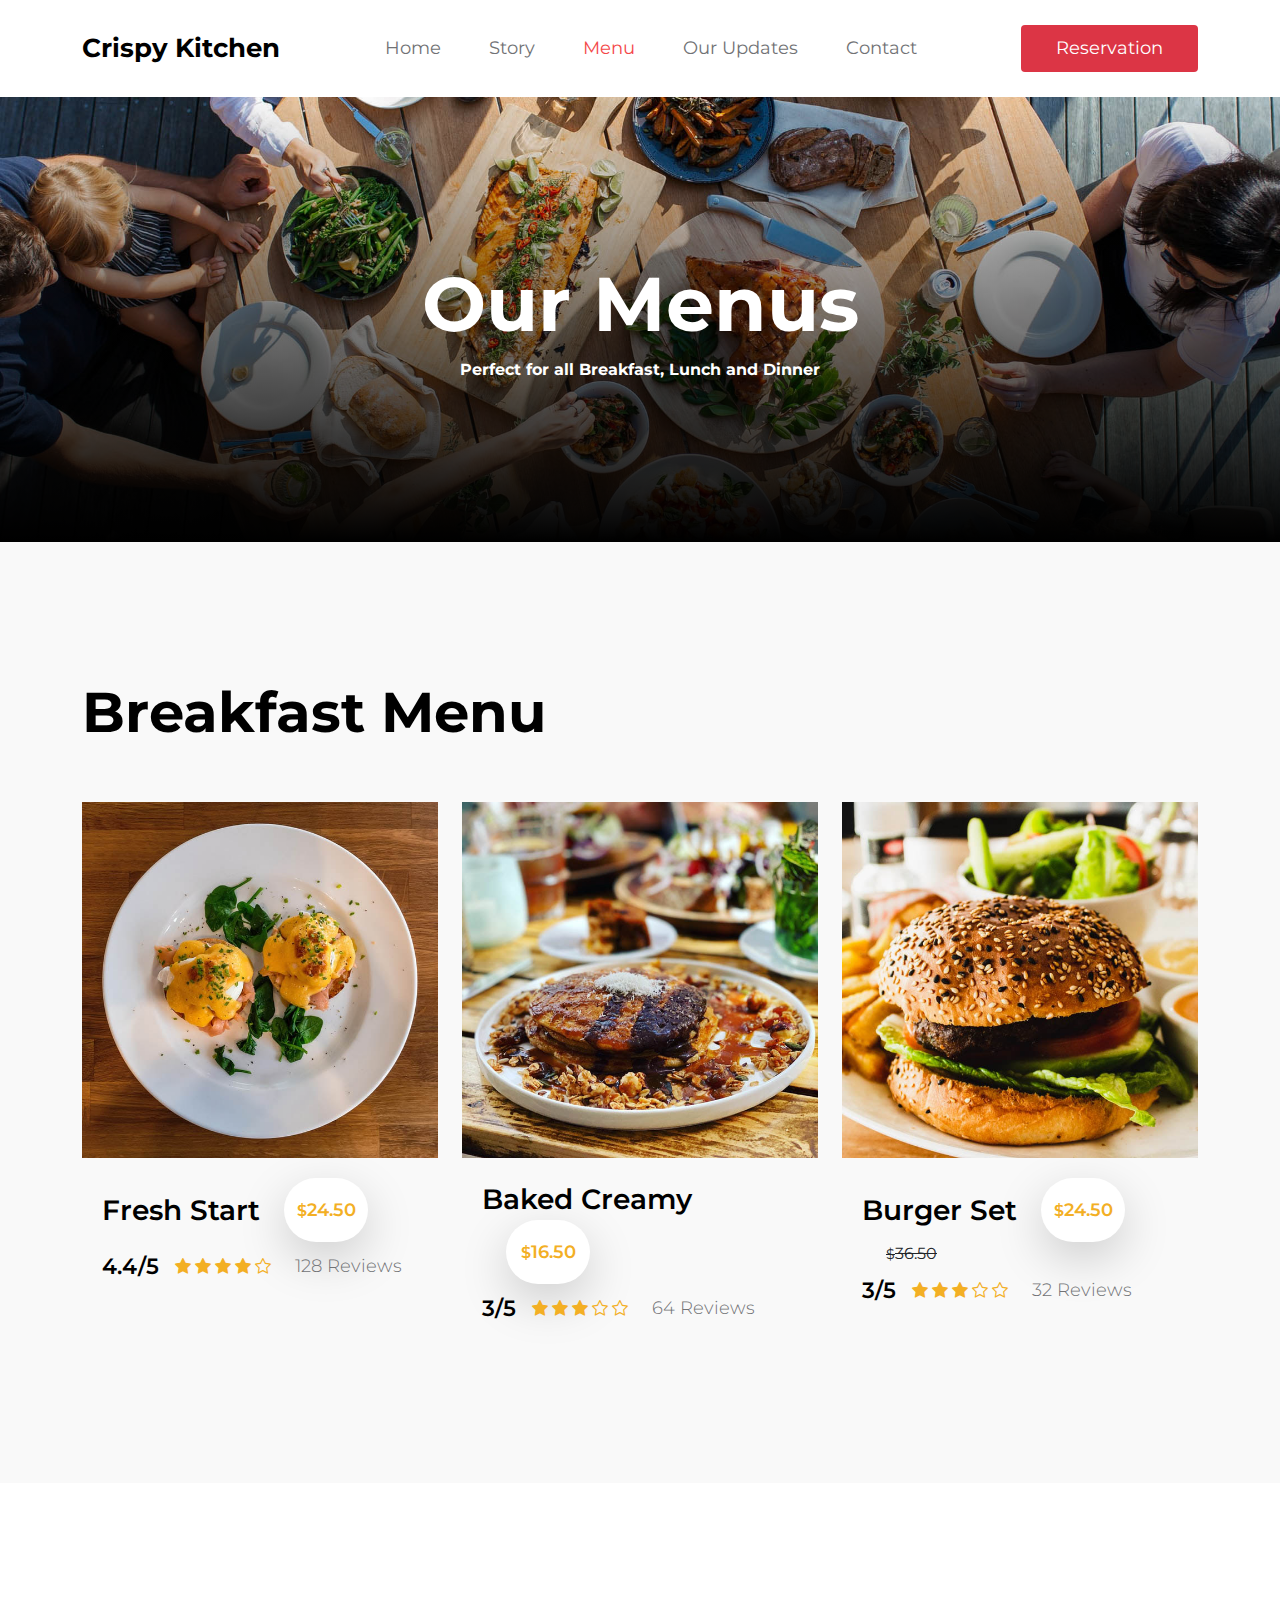
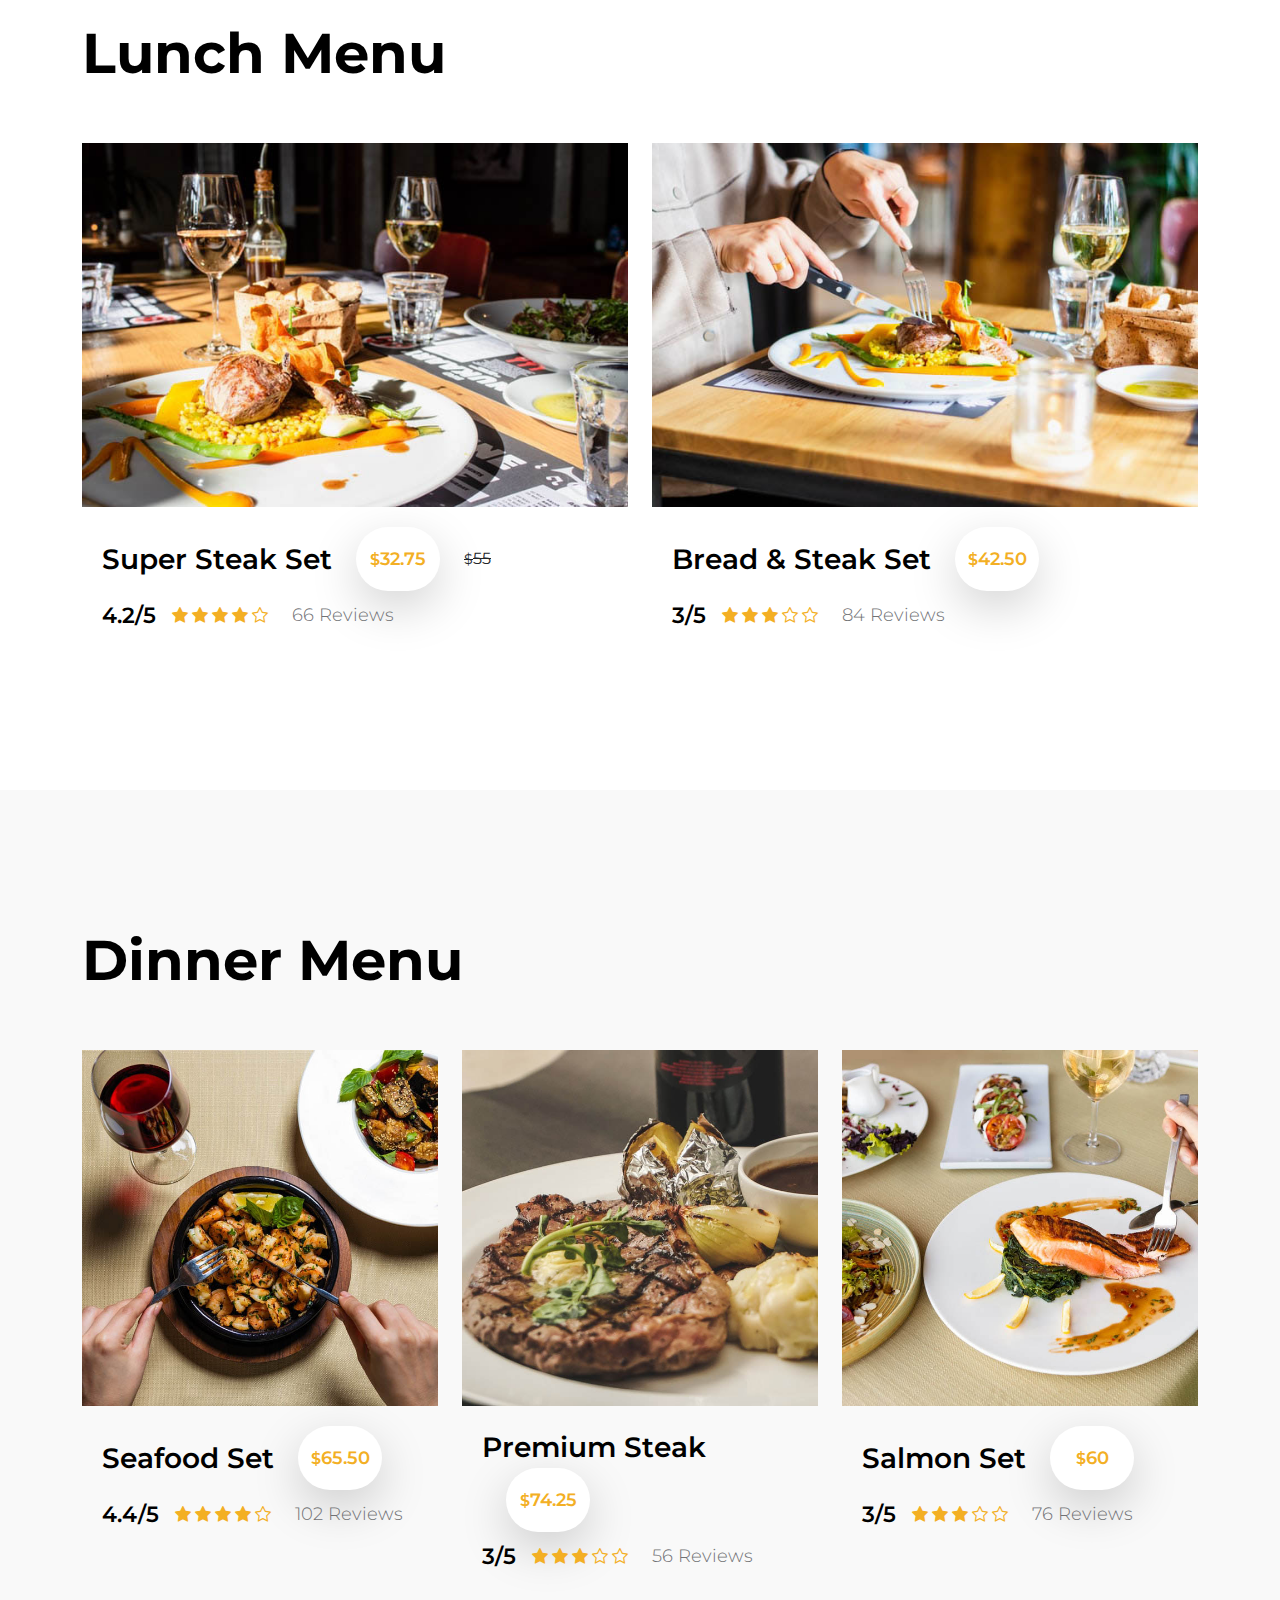
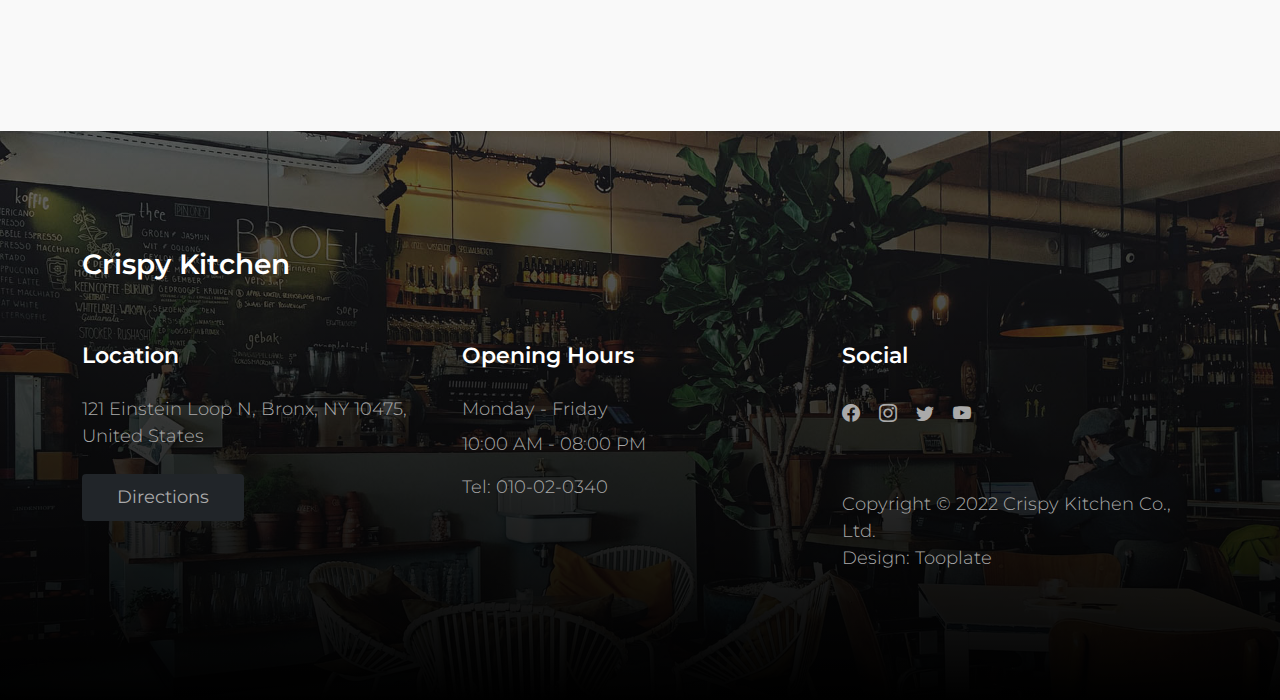
<file: menu.html>
<!doctype html>
<html lang="en">
    <head>
        <meta charset="utf-8">
        <meta name="viewport" content="width=device-width, initial-scale=1">

        <meta name="description" content="">
        <meta name="author" content="">

        <title>Crispy Kitchen Menu</title>

        <!-- CSS FILES -->      
        <link rel="preconnect" href="https://fonts.googleapis.com">
        
        <link rel="preconnect" href="https://fonts.gstatic.com" crossorigin>
        
        <link href="https://fonts.googleapis.com/css2?family=Montserrat:wght@300;400;600;700&display=swap" rel="stylesheet">                  
        <link href="css/bootstrap.min.css" rel="stylesheet">

        <link href="css/bootstrap-icons.css" rel="stylesheet">

        <link href="css/tooplate-crispy-kitchen.css" rel="stylesheet">
        
<!--

Tooplate 2129 Crispy Kitchen

https://www.tooplate.com/view/2129-crispy-kitchen

-->
    </head>
    
    <body>
        
        <nav class="navbar navbar-expand-lg bg-white shadow-lg">
            <div class="container">
                <button class="navbar-toggler" type="button" data-bs-toggle="collapse" data-bs-target="#navbarNav" aria-controls="navbarNav" aria-expanded="false" aria-label="Toggle navigation">
                    <span class="navbar-toggler-icon"></span>
                </button>
                
                <a class="navbar-brand" href="index.html">
                    Crispy Kitchen
                </a>

                <div class="d-lg-none">
                    <button type="button" class="custom-btn btn btn-danger" data-bs-toggle="modal" data-bs-target="#BookingModal">Reservation</button>
                </div>

                <div class="collapse navbar-collapse" id="navbarNav">
                    <ul class="navbar-nav mx-auto">
                        <li class="nav-item">
                            <a class="nav-link" href="index.html">Home</a>
                        </li>

                        <li class="nav-item">
                            <a class="nav-link" href="about.html">Story</a>
                        </li>

                        <li class="nav-item">
                            <a class="nav-link active" href="menu.html">Menu</a>
                        </li>

                        <li class="nav-item">
                            <a class="nav-link" href="news.html">Our Updates</a>
                        </li>

                        <li class="nav-item">
                            <a class="nav-link" href="contact.html">Contact</a>
                        </li>
                    </ul>
                </div>

                <div class="d-none d-lg-block">
                    <button type="button" class="custom-btn btn btn-danger" data-bs-toggle="modal" data-bs-target="#BookingModal">Reservation</button>
                </div>

            </div>
        </nav>

        <main>

            <header class="site-header site-menu-header">
                <div class="container">
                    <div class="row">

                        <div class="col-lg-10 col-12 mx-auto">
                            <h1 class="text-white">Our Menus</h1>

                            <strong class="text-white">Perfect for all Breakfast, Lunch and Dinner</strong>
                        </div>

                    </div>
                </div>

                <div class="overlay"></div>
            </header>

            <section class="menu section-padding">
                <div class="container">
                    <div class="row">

                        <div class="col-12">
                            <h2 class="mb-lg-5 mb-4">Breakfast Menu</h2>
                        </div>

                        <div class="col-lg-4 col-md-6 col-12">
                            <div class="menu-thumb">
                                <img src="images/breakfast/brett-jordan-8xt8-HIFqc8-unsplash.jpg" class="img-fluid menu-image" alt="">

                                <div class="menu-info d-flex flex-wrap align-items-center">
                                    <h4 class="mb-0">Fresh Start</h4>

                                    <span class="price-tag bg-white shadow-lg ms-4"><small>$</small>24.50</span>

                                    <div class="d-flex flex-wrap align-items-center w-100 mt-2">
                                        <h6 class="reviews-text mb-0 me-3">4.4/5</h6>

                                        <div class="reviews-stars">
                                            <i class="bi-star-fill reviews-icon"></i>
                                            <i class="bi-star-fill reviews-icon"></i>
                                            <i class="bi-star-fill reviews-icon"></i>
                                            <i class="bi-star-fill reviews-icon"></i>
                                            <i class="bi-star reviews-icon"></i>
                                        </div>

                                        <p class="reviews-text mb-0 ms-4">128 Reviews</p>
                                    </div>
                                </div>
                            </div>
                        </div>

                        <div class="col-lg-4 col-md-6 col-12">
                            <div class="menu-thumb">
                                <img src="images/breakfast/lucas-swennen-1W_MyJSRLuQ-unsplash.jpg" class="img-fluid menu-image" alt="">

                                <div class="menu-info d-flex flex-wrap align-items-center">
                                    <h4 class="mb-0">Baked Creamy</h4>

                                    <span class="price-tag bg-white shadow-lg ms-4"><small>$</small>16.50</span>

                                    <div class="d-flex flex-wrap align-items-center w-100 mt-2">
                                        <h6 class="reviews-text mb-0 me-3">3/5</h6>

                                        <div class="reviews-stars">
                                            <i class="bi-star-fill reviews-icon"></i>
                                            <i class="bi-star-fill reviews-icon"></i>
                                            <i class="bi-star-fill reviews-icon"></i>
                                            <i class="bi-star reviews-icon"></i>
                                            <i class="bi-star reviews-icon"></i>
                                        </div>

                                        <p class="reviews-text mb-0 ms-4">64 Reviews</p>
                                    </div>
                                </div>
                            </div>
                        </div>

                        <div class="col-lg-4 col-md-6 col-12">
                            <div class="menu-thumb">
                                <img src="images/breakfast/louis-hansel-dphM2U1xq0U-unsplash.jpg" class="img-fluid menu-image" alt="">

                                <div class="menu-info d-flex flex-wrap align-items-center">
                                    <h4 class="mb-0">Burger Set</h4>

                                    <span class="price-tag bg-white shadow-lg ms-4"><small>$</small>24.50</span>

                                    <del class="ms-4"><small>$</small>36.50</del>

                                    <div class="d-flex flex-wrap align-items-center w-100 mt-2">
                                        <h6 class="reviews-text mb-0 me-3">3/5</h6>

                                        <div class="reviews-stars">
                                            <i class="bi-star-fill reviews-icon"></i>
                                            <i class="bi-star-fill reviews-icon"></i>
                                            <i class="bi-star-fill reviews-icon"></i>
                                            <i class="bi-star reviews-icon"></i>
                                            <i class="bi-star reviews-icon"></i>
                                        </div>

                                        <p class="reviews-text mb-0 ms-4">32 Reviews</p>
                                    </div>
                                </div>
                            </div>
                        </div>

                    </div>
                </div>
            </section>

            <section class="menu section-padding bg-white">
                <div class="container">
                    <div class="row">

                        <div class="col-12">
                            <h2 class="mb-lg-5 mb-4">Lunch Menu</h2>
                        </div>

                        <div class="col-lg-6 col-12">
                            <div class="menu-thumb">
                                <img src="images/lunch/louis-hansel-cH5IPjaAYyo-unsplash.jpg" class="img-fluid menu-image" alt="">

                                <div class="menu-info d-flex flex-wrap align-items-center">
                                    <h4 class="mb-0">Super Steak Set</h4>

                                    <span class="price-tag bg-white shadow-lg ms-4"><small>$</small>32.75</span>

                                    <del class="ms-4"><small>$</small>55</del>

                                    <div class="d-flex flex-wrap align-items-center w-100 mt-2">
                                        <h6 class="reviews-text mb-0 me-3">4.2/5</h6>

                                        <div class="reviews-stars">
                                            <i class="bi-star-fill reviews-icon"></i>
                                            <i class="bi-star-fill reviews-icon"></i>
                                            <i class="bi-star-fill reviews-icon"></i>
                                            <i class="bi-star-fill reviews-icon"></i>
                                            <i class="bi-star reviews-icon"></i>
                                        </div>

                                        <p class="reviews-text mb-0 ms-4">66 Reviews</p>
                                    </div>
                                </div>
                            </div>
                        </div>

                        <div class="col-lg-6 col-12">
                            <div class="menu-thumb">
                                <img src="images/lunch/louis-hansel-rheOvfxOlOA-unsplash.jpg" class="img-fluid menu-image" alt="">

                                <div class="menu-info d-flex flex-wrap align-items-center">
                                    <h4 class="mb-0">Bread &amp; Steak Set</h4>

                                    <span class="price-tag bg-white shadow-lg ms-4"><small>$</small>42.50</span>

                                    <div class="d-flex flex-wrap align-items-center w-100 mt-2">
                                        <h6 class="reviews-text mb-0 me-3">3/5</h6>

                                        <div class="reviews-stars">
                                            <i class="bi-star-fill reviews-icon"></i>
                                            <i class="bi-star-fill reviews-icon"></i>
                                            <i class="bi-star-fill reviews-icon"></i>
                                            <i class="bi-star reviews-icon"></i>
                                            <i class="bi-star reviews-icon"></i>
                                        </div>

                                        <p class="reviews-text mb-0 ms-4">84 Reviews</p>
                                    </div>
                                </div>
                            </div>
                        </div>

                    </div>
                </div>
            </section>

            <section class="menu section-padding">
                <div class="container">
                    <div class="row">

                        <div class="col-12">
                            <h2 class="mb-lg-5 mb-4">Dinner Menu</h2>
                        </div>

                        <div class="col-lg-4 col-md-6 col-12">
                            <div class="menu-thumb">
                                <img src="images/dinner/farhad-ibrahimzade-ZipYER3NLhY-unsplash.jpg" class="img-fluid menu-image" alt="">

                                <div class="menu-info d-flex flex-wrap align-items-center">
                                    <h4 class="mb-0">Seafood Set</h4>

                                    <span class="price-tag bg-white shadow-lg ms-4"><small>$</small>65.50</span>

                                    <div class="d-flex flex-wrap align-items-center w-100 mt-2">
                                        <h6 class="reviews-text mb-0 me-3">4.4/5</h6>

                                        <div class="reviews-stars">
                                            <i class="bi-star-fill reviews-icon"></i>
                                            <i class="bi-star-fill reviews-icon"></i>
                                            <i class="bi-star-fill reviews-icon"></i>
                                            <i class="bi-star-fill reviews-icon"></i>
                                            <i class="bi-star reviews-icon"></i>
                                        </div>

                                        <p class="reviews-text mb-0 ms-4">102 Reviews</p>
                                    </div>
                                </div>
                            </div>
                        </div>

                        <div class="col-lg-4 col-md-6 col-12">
                            <div class="menu-thumb">
                                <img src="images/dinner/keriliwi-c3mFafsFz2w-unsplash.jpg" class="img-fluid menu-image" alt="">

                                <div class="menu-info d-flex flex-wrap align-items-center">
                                    <h4 class="mb-0">Premium Steak</h4>

                                    <span class="price-tag bg-white shadow-lg ms-4"><small>$</small>74.25</span>

                                    <div class="d-flex flex-wrap align-items-center w-100 mt-2">
                                        <h6 class="reviews-text mb-0 me-3">3/5</h6>

                                        <div class="reviews-stars">
                                            <i class="bi-star-fill reviews-icon"></i>
                                            <i class="bi-star-fill reviews-icon"></i>
                                            <i class="bi-star-fill reviews-icon"></i>
                                            <i class="bi-star reviews-icon"></i>
                                            <i class="bi-star reviews-icon"></i>
                                        </div>

                                        <p class="reviews-text mb-0 ms-4">56 Reviews</p>
                                    </div>
                                </div>
                            </div>
                        </div>

                        <div class="col-lg-4 col-md-6 col-12">
                            <div class="menu-thumb">
                                <img src="images/dinner/farhad-ibrahimzade-isHUj3N0194-unsplash.jpg" class="img-fluid menu-image" alt="">

                                <div class="menu-info d-flex flex-wrap align-items-center">
                                    <h4 class="mb-0">Salmon Set</h4>

                                    <span class="price-tag bg-white shadow-lg ms-4"><small>$</small>60</span>

                                    <div class="d-flex flex-wrap align-items-center w-100 mt-2">
                                        <h6 class="reviews-text mb-0 me-3">3/5</h6>

                                        <div class="reviews-stars">
                                            <i class="bi-star-fill reviews-icon"></i>
                                            <i class="bi-star-fill reviews-icon"></i>
                                            <i class="bi-star-fill reviews-icon"></i>
                                            <i class="bi-star reviews-icon"></i>
                                            <i class="bi-star reviews-icon"></i>
                                        </div>

                                        <p class="reviews-text mb-0 ms-4">76 Reviews</p>
                                    </div>
                                </div>
                            </div>
                        </div>

                    </div>
                </div>
            </section>

        </main>

        <footer class="site-footer section-padding">
            
            <div class="container">
                
                <div class="row">

                    <div class="col-12">
                        <h4 class="text-white mb-4 me-5">Crispy Kitchen</h4>
                    </div>

                    <div class="col-lg-4 col-md-7 col-xs-12 tooplate-mt30">
                        <h6 class="text-white mb-lg-4 mb-3">Location</h6>

                        <p>121 Einstein Loop N, Bronx, NY 10475, United States</p>

                        <a href="https://goo.gl/maps/wZVGLA7q64uC1s886" class="custom-btn btn btn-dark mt-2">Directions</a>
                    </div>

                    <div class="col-lg-4 col-md-5 col-xs-12 tooplate-mt30">
                        <h6 class="text-white mb-lg-4 mb-3">Opening Hours</h6>

                        <p class="mb-2">Monday - Friday</p>

                        <p>10:00 AM - 08:00 PM</p>

                        <p>Tel: <a href="tel: 010-02-0340" class="tel-link">010-02-0340</a></p>
                    </div>

                    <div class="col-lg-4 col-md-6 col-xs-12 tooplate-mt30">
                        <h6 class="text-white mb-lg-4 mb-3">Social</h6>

                        <ul class="social-icon">
                            <li><a href="#" class="social-icon-link bi-facebook"></a></li>

                            <li><a href="#" class="social-icon-link bi-instagram"></a></li>

                            <li><a href="#" class="social-icon-link bi-twitter"></a></li>

                            <li><a href="#" class="social-icon-link bi-youtube"></a></li>
                        </ul>
                    
                        <p class="copyright-text tooplate-mt60">Copyright © 2022 Crispy Kitchen Co., Ltd.
                        <br>Design: <a rel="nofollow" href="https://www.tooplate.com/" target="_blank">Tooplate</a></p>
                        
                    </div>

                </div><!-- row ending -->
                
             </div><!-- container ending -->
             
        </footer>

        <!-- Modal -->
        <div class="modal fade" id="BookingModal" tabindex="-1" aria-labelledby="BookingModal" aria-hidden="true">
            <div class="modal-dialog modal-dialog-centered modal-xl">
                <div class="modal-content">
                    <div class="modal-header">
                        <h3 class="mb-0">Reserve a table</h3>

                        <button type="button" class="btn-close" data-bs-dismiss="modal" aria-label="Close"></button>
                    </div>

                    <div class="modal-body d-flex flex-column justify-content-center">
                        <div class="booking">
                            
                            <form class="booking-form row" role="form" action="#" method="post">
                                <div class="col-lg-6 col-12">
                                    <label for="name" class="form-label">Full Name</label>

                                    <input type="text" name="name" id="name" class="form-control" placeholder="Your Name" required>
                                </div>

                                <div class="col-lg-6 col-12">
                                    <label for="email" class="form-label">Email Address</label>

                                    <input type="email" name="email" id="email" pattern="[^ @]*@[^ @]*" class="form-control" placeholder="your@email.com" required>
                                </div>

                                <div class="col-lg-6 col-12">
                                    <label for="phone" class="form-label">Phone Number</label>

                                    <input type="telephone" name="phone" id="phone" pattern="[0-9]{3}-[0-9]{3}-[0-9]{4}" class="form-control" placeholder="123-456-7890">
                                </div>

                                <div class="col-lg-6 col-12">
                                    <label for="people" class="form-label">Number of persons</label>

                                    <input type="text" name="people" id="people" class="form-control" placeholder="12 persons">
                                </div>

                                <div class="col-lg-6 col-12">
                                    <label for="date" class="form-label">Date</label>

                                    <input type="date" name="date" id="date" value="" class="form-control">
                                </div>

                                <div class="col-lg-6 col-12">
                                    <label for="time" class="form-label">Time</label>

                                    <select class="form-select form-control" name="time" id="time">
                                      <option value="5" selected>5:00 PM</option>
                                      <option value="6">6:00 PM</option>
                                      <option value="7">7:00 PM</option>
                                      <option value="8">8:00 PM</option>
                                      <option value="9">9:00 PM</option>
                                    </select>
                                </div>

                                <div class="col-12">
                                    <label for="message" class="form-label">Special Request</label>

                                    <textarea class="form-control" rows="4" id="message" name="message" placeholder=""></textarea>
                                </div>

                                <div class="col-lg-4 col-12 ms-auto">
                                    <button type="submit" class="form-control">Submit Request</button>
                                </div>
                            </form>
                        </div>
                    </div>

                    <div class="modal-footer"></div>
                    
                </div>
                
            </div>
        </div>

        <!-- JAVASCRIPT FILES -->
        <script src="js/jquery.min.js"></script>
        <script src="js/bootstrap.bundle.min.js"></script>
        <script src="js/custom.js"></script>

    </body>
</html>
</file>
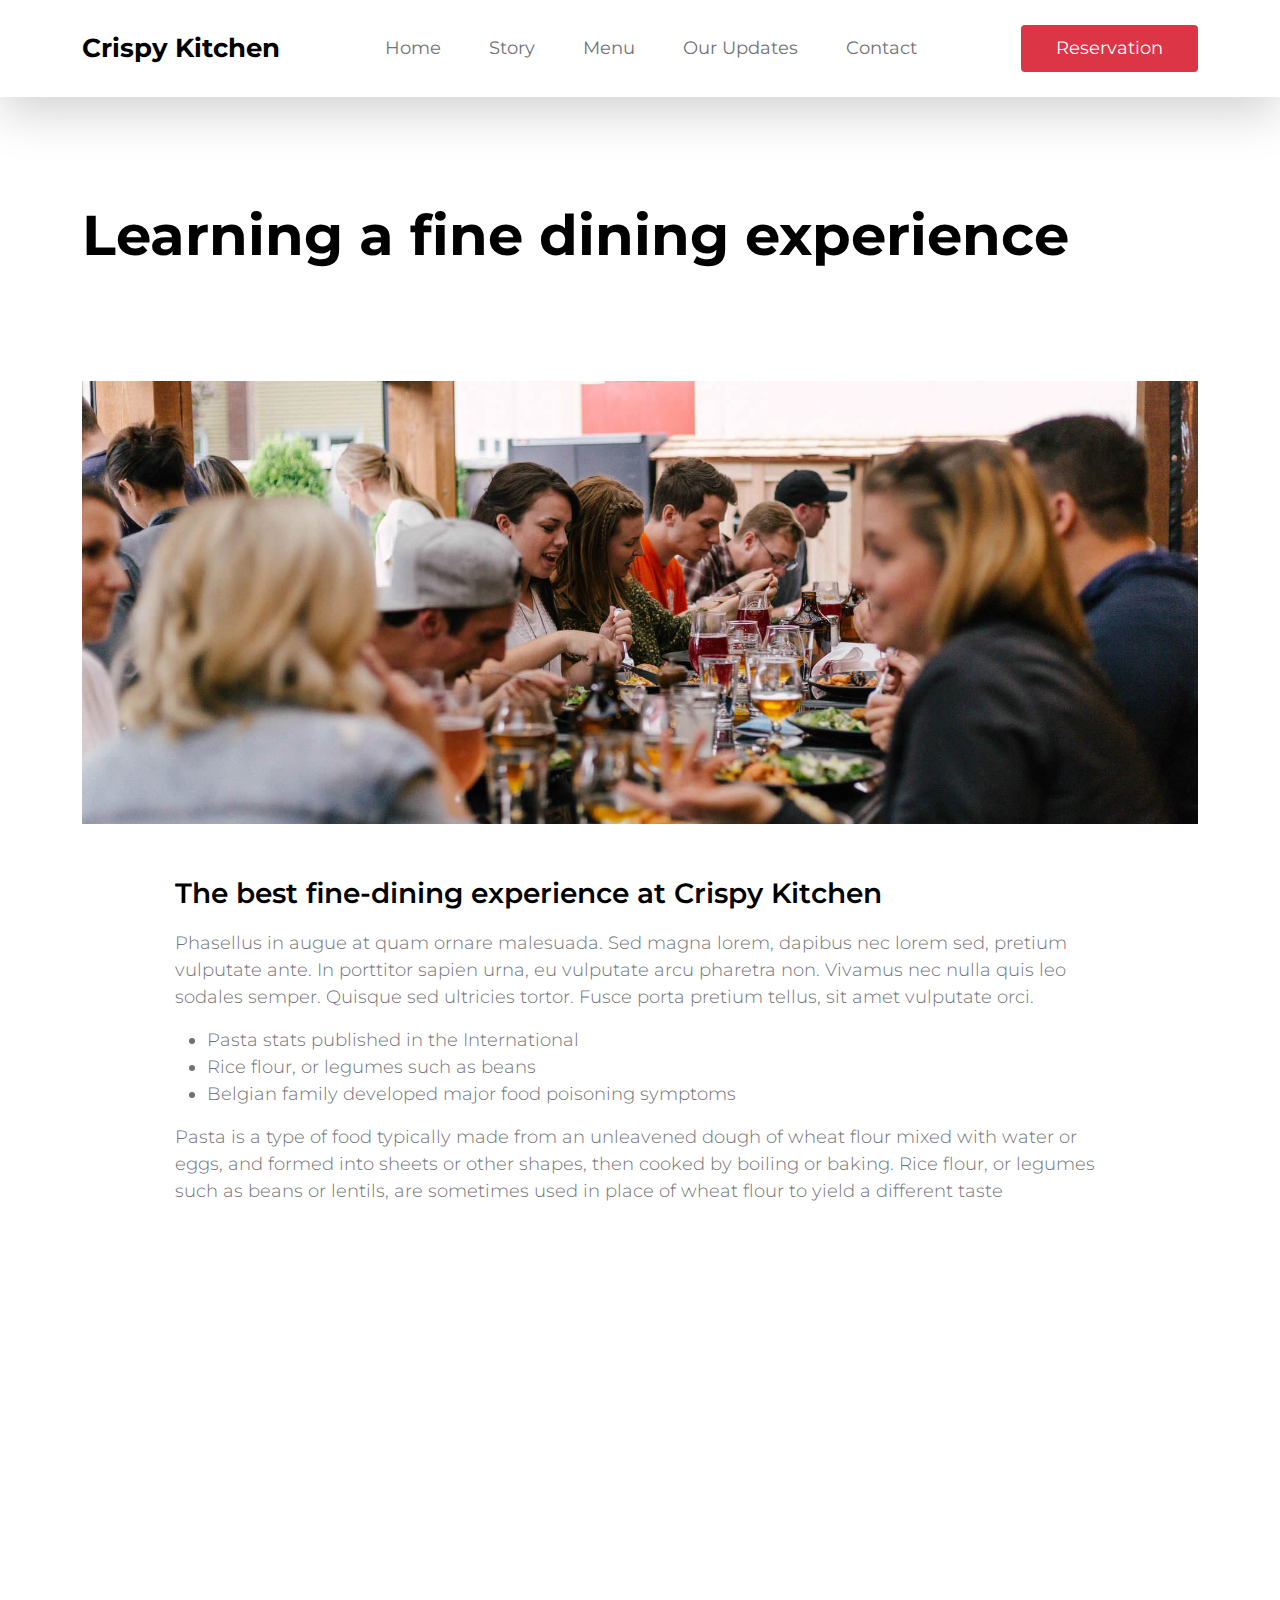
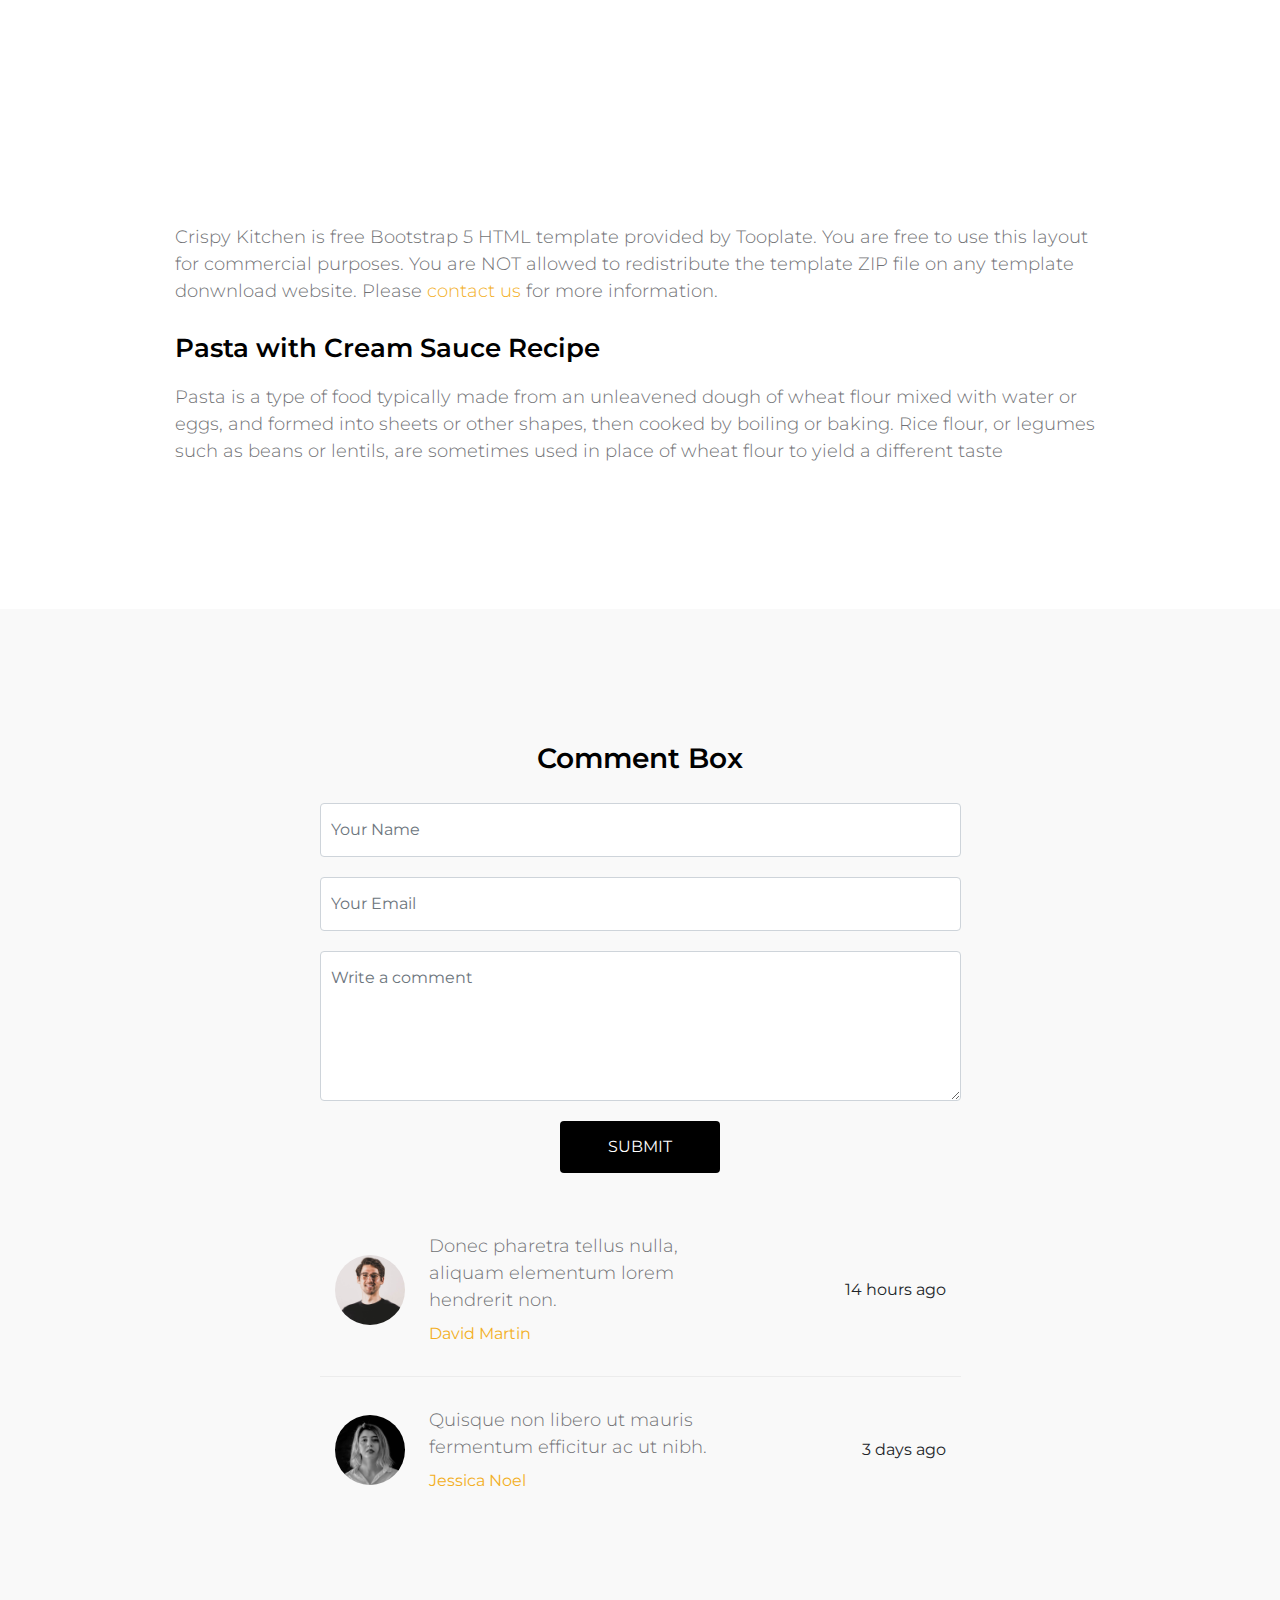
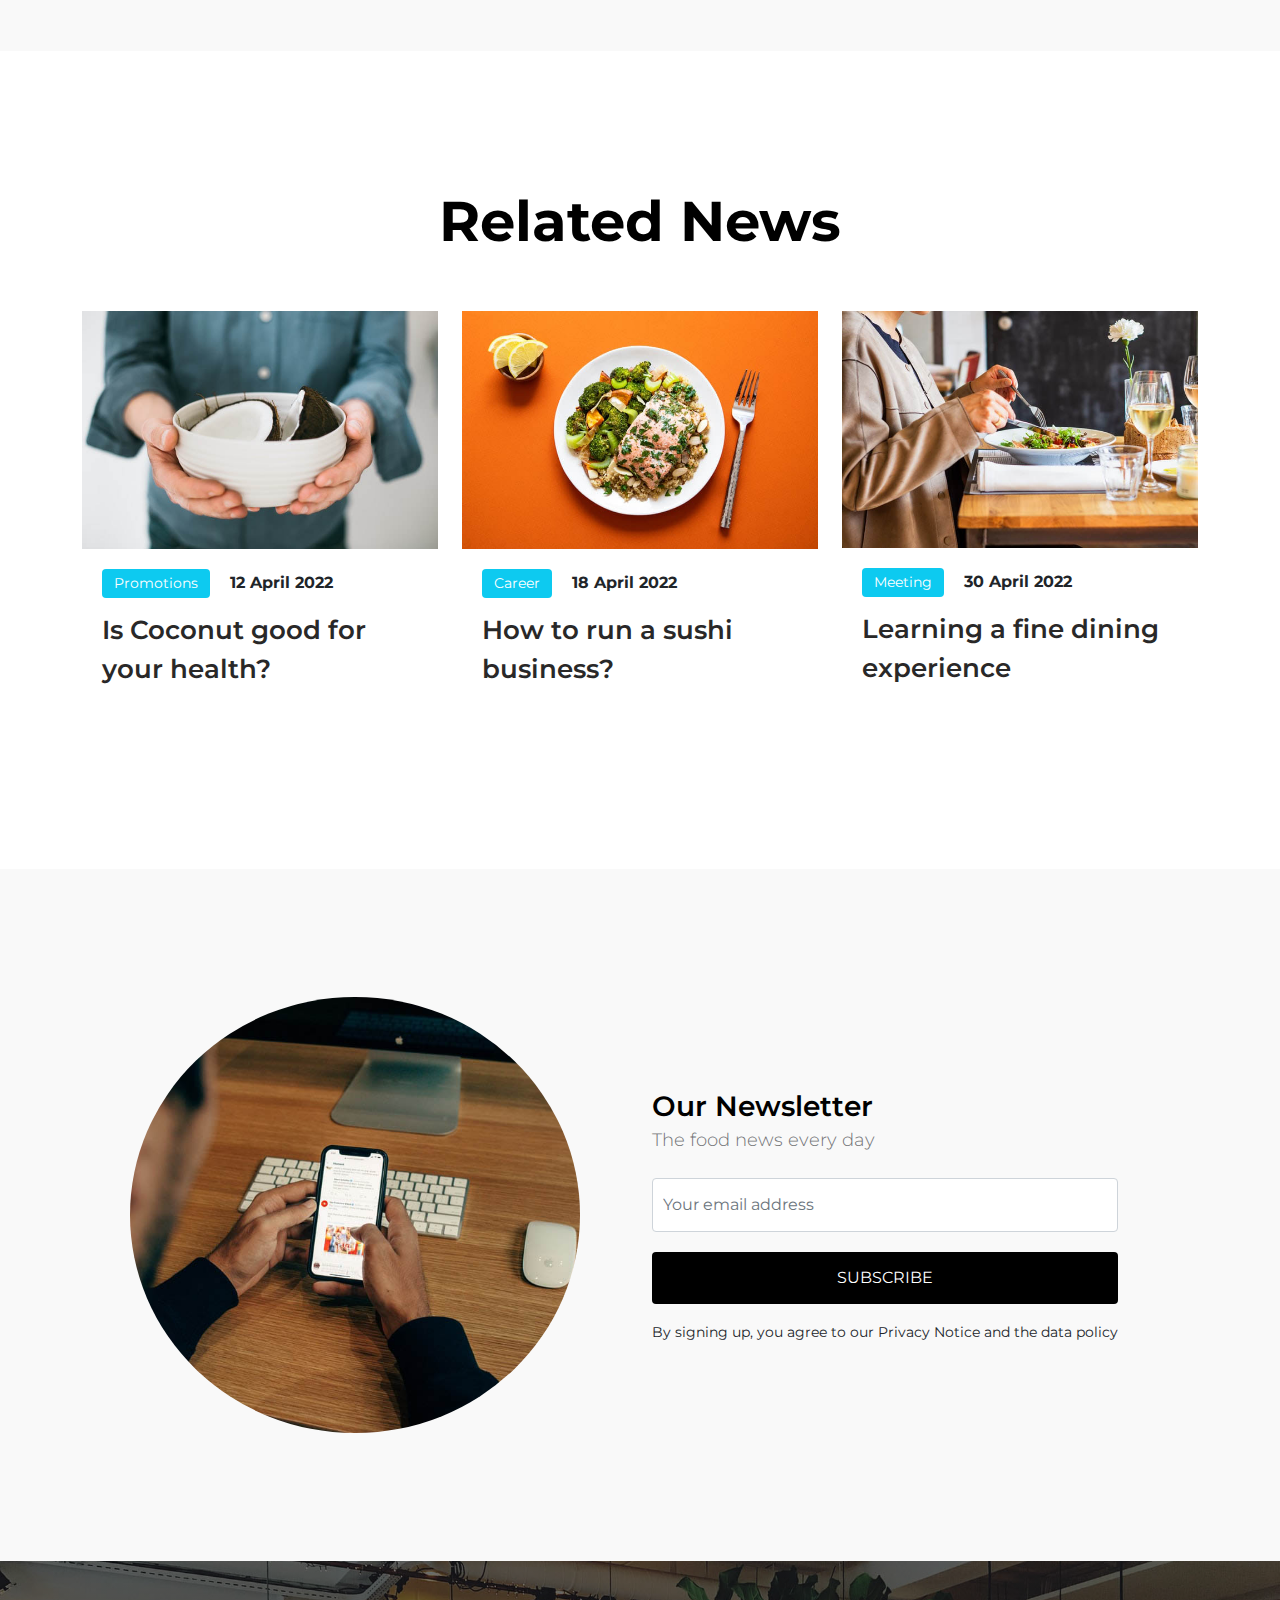
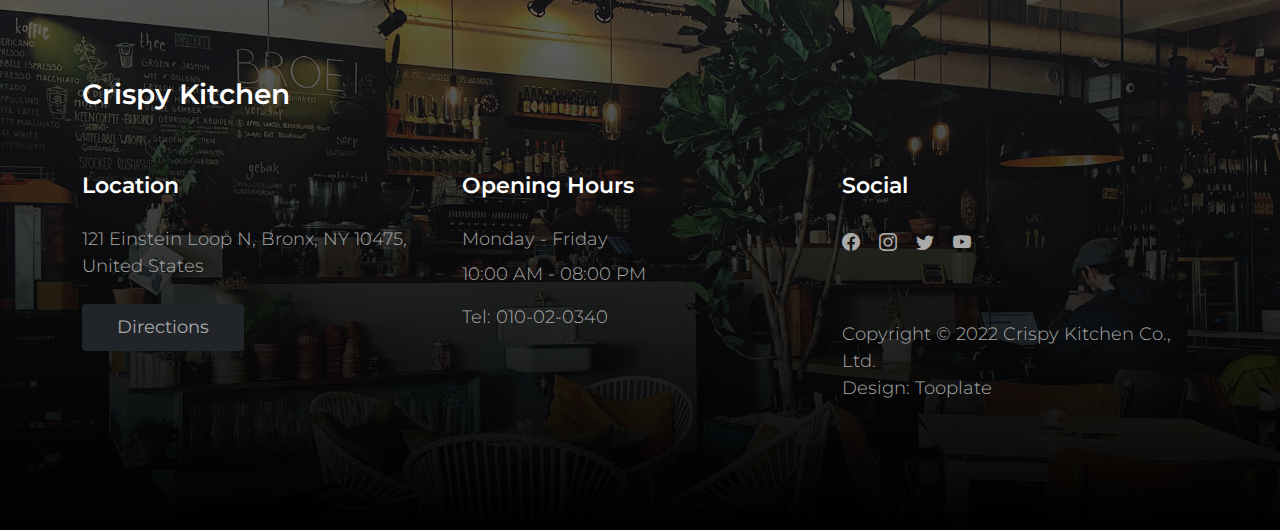
<file: news-detail.html>
<!doctype html>
<html lang="en">
    <head>
        <meta charset="utf-8">
        <meta name="viewport" content="width=device-width, initial-scale=1">

        <meta name="description" content="">
        <meta name="author" content="">

        <title>Crispy Kitchen - News Page</title>

        <!-- CSS FILES -->  
        <link rel="preconnect" href="https://fonts.googleapis.com">
        
        <link rel="preconnect" href="https://fonts.gstatic.com" crossorigin>
        
        <link href="https://fonts.googleapis.com/css2?family=Montserrat:wght@300;400;600;700&display=swap" rel="stylesheet">                      
        <link href="css/bootstrap.min.css" rel="stylesheet">

        <link href="css/bootstrap-icons.css" rel="stylesheet">

        <link href="css/tooplate-crispy-kitchen.css" rel="stylesheet">
<!--

Tooplate 2129 Crispy Kitchen

https://www.tooplate.com/view/2129-crispy-kitchen

-->
    </head>
    
    <body>
        
        <nav class="navbar navbar-expand-lg bg-white shadow-lg">
            <div class="container">
                <button class="navbar-toggler" type="button" data-bs-toggle="collapse" data-bs-target="#navbarNav" aria-controls="navbarNav" aria-expanded="false" aria-label="Toggle navigation">
                    <span class="navbar-toggler-icon"></span>
                </button>
                
                <a class="navbar-brand" href="index.html">
                    Crispy Kitchen
                </a>

                <div class="d-lg-none">
                    <button type="button" class="custom-btn btn btn-danger" data-bs-toggle="modal" data-bs-target="#BookingModal">Reservation</button>
                </div>

                <div class="collapse navbar-collapse" id="navbarNav">
                    <ul class="navbar-nav mx-auto">
                        <li class="nav-item">
                            <a class="nav-link" href="index.html">Home</a>
                        </li>

                        <li class="nav-item">
                            <a class="nav-link" href="about.html">Story</a>
                        </li>

                        <li class="nav-item">
                            <a class="nav-link" href="menu.html">Menu</a>
                        </li>

                        <li class="nav-item">
                            <a class="nav-link" href="news.html">Our Updates</a>
                        </li>

                        <li class="nav-item">
                            <a class="nav-link" href="contact.html">Contact</a>
                        </li>
                    </ul>
                </div>

                <div class="d-none d-lg-block">
                    <button type="button" class="custom-btn btn btn-danger" data-bs-toggle="modal" data-bs-target="#BookingModal">Reservation</button>
                </div>

            </div>
        </nav>

        <main>

            <header class="site-header site-news-detail-header">
                <div class="container">
                    <div class="row">

                        <div class="col-12">
                            <h2>Learning a fine dining experience</h2>
                        </div>

                    </div>
                </div>
            </header>

            <section class="news-detail section-padding pt-0">
                <div class="container">
                    <div class="row">

                        <div class="col-lg-12 col-12">
                            <img src="images/news/news-detail-header.jpg" class="img-fluid news-detail-image" alt="fine dining experience">

                            <div class="col-lg-10 col-10 mx-auto mt-5">
                                
                                <h4 class="mb-3">The best fine-dining experience at Crispy Kitchen</h4>

                                <p>Phasellus in augue at quam ornare malesuada. Sed magna lorem, dapibus nec lorem sed, pretium vulputate ante. In porttitor sapien urna, eu vulputate arcu pharetra non. Vivamus nec nulla quis leo sodales semper. Quisque sed ultricies tortor. Fusce porta pretium tellus, sit amet vulputate orci.</p>

                                <ul class="list">
                                    <li class="list-item">Pasta stats published in the International</li>

                                    <li class="list-item">Rice flour, or legumes such as beans</li>

                                    <li class="list-item">Belgian family developed major food poisoning symptoms</li>
                                </ul>

                                <p>Pasta is a type of food typically made from an unleavened dough of wheat flour mixed with water or eggs, and formed into sheets or other shapes, then cooked by boiling or baking. Rice flour, or legumes such as beans or lentils, are sometimes used in place of wheat flour to yield a different taste</p>

                                <div class="ratio ratio-16x9 my-5">
                                    <iframe width="560" height="315" src="https://www.youtube.com/embed/6vebbDZxoKE?controls=0" title="YouTube video player" frameborder="0" allow="accelerometer; autoplay; clipboard-write; encrypted-media; gyroscope; picture-in-picture" allowfullscreen></iframe>
                                </div>

                                <p>Crispy Kitchen is free Bootstrap 5 HTML template provided by Tooplate. You are free to use this layout for commercial purposes. You are NOT allowed to redistribute the template ZIP file on any template donwnload website. Please <a href="https://www.tooplate.com/contact" target="_blank">contact us</a> for more information.</p>

                                <h5 class="mt-4 mb-3">Pasta with Cream Sauce Recipe</h5>

                                <p>Pasta is a type of food typically made from an unleavened dough of wheat flour mixed with water or eggs, and formed into sheets or other shapes, then cooked by boiling or baking. Rice flour, or legumes such as beans or lentils, are sometimes used in place of wheat flour to yield a different taste</p>
                            </div>
                        </div>

                    </div>
                </div>
            </section>

            <section class="comments section-padding">
                <div class="container">
                    <div class="row">

                        <div class="col-12">
                            <h4 class="text-center mb-4">Comment Box</h4>
                        </div>

                        <div class="col-lg-7 col-12 mx-auto">
                            <form class="custom-form comment-form" action="#" method="get" role="form">
                            	
                                <input type="text" name="comment-name" id="comment-name" class="form-control" placeholder="Your Name" required>
                                
                                <input type="email" name="comment-email" id="comment-email" pattern="[^ @]*@[^ @]*" class="form-control" placeholder="Your Email" required="">
                            
                                <textarea class="form-control" rows="5" id="comment" name="comment" placeholder="Write a comment" required></textarea>

                                <div class="col-lg-3 col-4 mx-auto">
                                    <button type="submit" class="form-control" id="subscribe">Submit</button>
                                </div>
                            </form>

                            <div class="news-author d-flex flex-wrap align-items-center">
                                <img src="images/author/alexander-hipp-iEEBWgY_6lA-unsplash.jpg" class="img-fluid news-author-image" alt="">

                                <div class="ms-4 w-50">
                                    <p class="mb-2">Donec pharetra tellus nulla, aliquam elementum lorem hendrerit non.</p>
                                    
                                    <a href="#">David Martin</a>
                                </div>

                                <span class="ms-auto">14 hours ago</span>
                            </div>

                            <div class="news-author d-flex flex-wrap align-items-center">
                                <img src="images/author/shoeib-abolhassani-ojl7T2Ah93U-unsplash.jpg" class="img-fluid news-author-image" alt="">

                                <div class="ms-4 w-50">
                                    <p class="mb-2">Quisque non libero ut mauris fermentum efficitur ac ut nibh.</p>
                                    
                                    <a href="#">Jessica Noel</a>
                                </div>

                                <span class="ms-auto">3 days ago</span>
                            </div>
                        </div>

                    </div>
                </div>
            </section>

            <section class="related-news section-padding bg-white">
                <div class="container">
                    <div class="row">

                        <h2 class="text-center mb-lg-5 mb-4">Related News</h2>

                        <div class="col-lg-4 col-md-6 col-12">
                            <div class="news-thumb mb-4">
                                <a href="news-detail.html">
                                    <img src="images/news/gilles-lambert-S_LhjpfIdm4-unsplash.jpg" class="img-fluid news-image" alt="">
                                </a>
                                
                                <div class="news-text-info">
                                    <span class="category-tag me-3 bg-info">Promotions</span>

                                    <strong>12 April 2022</strong>

                                    <h5 class="news-title mt-2">
                                        <a href="news-detail.html" class="news-title-link">Is Coconut good for your health?</a>
                                    </h5>
                                </div>
                            </div> 
                        </div>

                        <div class="col-lg-4 col-md-6 col-12">
                            <div class="news-thumb mb-4">
                                <a href="news-detail.html">
                                    <img src="images/news/ella-olsson-mmnKI8kMxpc-unsplash.jpg" class="img-fluid news-image" alt="">
                                </a>
                                
                                <div class="news-text-info">
                                    <span class="category-tag me-3 bg-info">Career</span>

                                    <strong>18 April 2022</strong>

                                    <h5 class="news-title mt-2">
                                        <a href="news-detail.html" class="news-title-link">How to run a sushi business?</a>
                                    </h5>
                                </div>
                            </div> 
                        </div>

                        <div class="col-lg-4 col-md-6 col-12">
                            <div class="news-thumb mb-4">
                                <a href="news-detail.html">
                                    <img src="images/news/louis-hansel-GiIiRV0FjwU-unsplash.jpg" class="img-fluid news-image" alt="">
                                </a>
                                
                                <div class="news-text-info">
                                    <span class="category-tag me-3 bg-info">Meeting</span>

                                    <strong>30 April 2022</strong>

                                    <h5 class="news-title mt-2">
                                        <a href="news-detail.html" class="news-title-link">Learning a fine dining experience</a>
                                    </h5>
                                </div>
                            </div> 
                        </div>

                    </div>
                </div>
            </section>

            <section class="newsletter section-padding">
                <div class="container">
                    <div class="row">

                        <div class="col-lg-6 col-12">
                            <img src="images/charles-deluvio-FdDkfYFHqe4-unsplash.jpg" class="img-fluid newsletter-image" alt="">
                        </div>

                        <div class="col-lg-6 col-12 d-flex align-items-center mt-5 mt-lg-0 mx-auto">
                            <div class="subscribe-form-wrap">
                                <h4 class="mb-0">Our Newsletter</h4>

                                <p>The food news every day</p>

                                <form class="custom-form subscribe-form mt-4" role="form">
                                    <input type="email" name="subscribe-email" id="subscribe-email" pattern="[^ @]*@[^ @]*" class="form-control" placeholder="Your email address" required="">

                                    <button type="submit" class="form-control mb-3" id="subscribe">Subscribe</button>

                                    <small>By signing up, you agree to our Privacy Notice and the data policy</small>
                                    </div>
                                </form>
                            </div>
                        </div>

                    </div>
                </div>
            </section>

        </main>

        <footer class="site-footer section-padding">
            
            <div class="container">
                
                <div class="row">

                    <div class="col-12">
                        <h4 class="text-white mb-4 me-5">Crispy Kitchen</h4>
                    </div>

                    <div class="col-lg-4 col-md-7 col-xs-12 tooplate-mt30">
                        <h6 class="text-white mb-lg-4 mb-3">Location</h6>

                        <p>121 Einstein Loop N, Bronx, NY 10475, United States</p>

                        <a href="https://goo.gl/maps/wZVGLA7q64uC1s886" class="custom-btn btn btn-dark mt-2">Directions</a>
                    </div>

                    <div class="col-lg-4 col-md-5 col-xs-12 tooplate-mt30">
                        <h6 class="text-white mb-lg-4 mb-3">Opening Hours</h6>

                        <p class="mb-2">Monday - Friday</p>

                        <p>10:00 AM - 08:00 PM</p>

                        <p>Tel: <a href="tel: 010-02-0340" class="tel-link">010-02-0340</a></p>
                    </div>

                    <div class="col-lg-4 col-md-6 col-xs-12 tooplate-mt30">
                        <h6 class="text-white mb-lg-4 mb-3">Social</h6>

                        <ul class="social-icon">
                            <li><a href="#" class="social-icon-link bi-facebook"></a></li>

                            <li><a href="#" class="social-icon-link bi-instagram"></a></li>

                            <li><a href="#" class="social-icon-link bi-twitter"></a></li>

                            <li><a href="#" class="social-icon-link bi-youtube"></a></li>
                        </ul>
                    
                        <p class="copyright-text tooplate-mt60">Copyright © 2022 Crispy Kitchen Co., Ltd.
                        <br>Design: <a rel="nofollow" href="https://www.tooplate.com/" target="_blank">Tooplate</a></p>
                        
                    </div>

                </div><!-- row ending -->
                
             </div><!-- container ending -->
             
        </footer>

        <!-- Modal -->
        <div class="modal fade" id="BookingModal" tabindex="-1" aria-labelledby="BookingModal" aria-hidden="true">
            <div class="modal-dialog modal-dialog-centered modal-xl">
                <div class="modal-content">
                    <div class="modal-header">
                        <h3 class="mb-0">Reserve a table</h3>

                        <button type="button" class="btn-close" data-bs-dismiss="modal" aria-label="Close"></button>
                    </div>

                    <div class="modal-body d-flex flex-column justify-content-center">
                        <div class="booking">
                            
                            <form class="booking-form row" role="form" action="#" method="post">
                                <div class="col-lg-6 col-12">
                                    <label for="name" class="form-label">Full Name</label>

                                    <input type="text" name="name" id="name" class="form-control" placeholder="Your Name" required>
                                </div>

                                <div class="col-lg-6 col-12">
                                    <label for="email" class="form-label">Email Address</label>

                                    <input type="email" name="email" id="email" pattern="[^ @]*@[^ @]*" class="form-control" placeholder="your@email.com" required>
                                </div>

                                <div class="col-lg-6 col-12">
                                    <label for="phone" class="form-label">Phone Number</label>

                                    <input type="telephone" name="phone" id="phone" pattern="[0-9]{3}-[0-9]{3}-[0-9]{4}" class="form-control" placeholder="123-456-7890">
                                </div>

                                <div class="col-lg-6 col-12">
                                    <label for="people" class="form-label">Number of persons</label>

                                    <input type="text" name="people" id="people" class="form-control" placeholder="12 persons">
                                </div>

                                <div class="col-lg-6 col-12">
                                    <label for="date" class="form-label">Date</label>

                                    <input type="date" name="date" id="date" value="" class="form-control">
                                </div>

                                <div class="col-lg-6 col-12">
                                    <label for="time" class="form-label">Time</label>

                                    <select class="form-select form-control" name="time" id="time">
                                      <option value="5" selected>5:00 PM</option>
                                      <option value="6">6:00 PM</option>
                                      <option value="7">7:00 PM</option>
                                      <option value="8">8:00 PM</option>
                                      <option value="9">9:00 PM</option>
                                    </select>
                                </div>

                                <div class="col-12">
                                    <label for="message" class="form-label">Special Request</label>

                                    <textarea class="form-control" rows="4" id="message" name="message" placeholder=""></textarea>
                                </div>

                                <div class="col-lg-4 col-12 ms-auto">
                                    <button type="submit" class="form-control">Submit Request</button>
                                </div>
                            </form>
                        </div>
                    </div>

                    <div class="modal-footer"></div>
                    
                </div>
                
            </div>
        </div>

        <!-- JAVASCRIPT FILES -->
        <script src="js/jquery.min.js"></script>
        <script src="js/bootstrap.bundle.min.js"></script>
        <script src="js/custom.js"></script>

    </body>
</html>
</file>
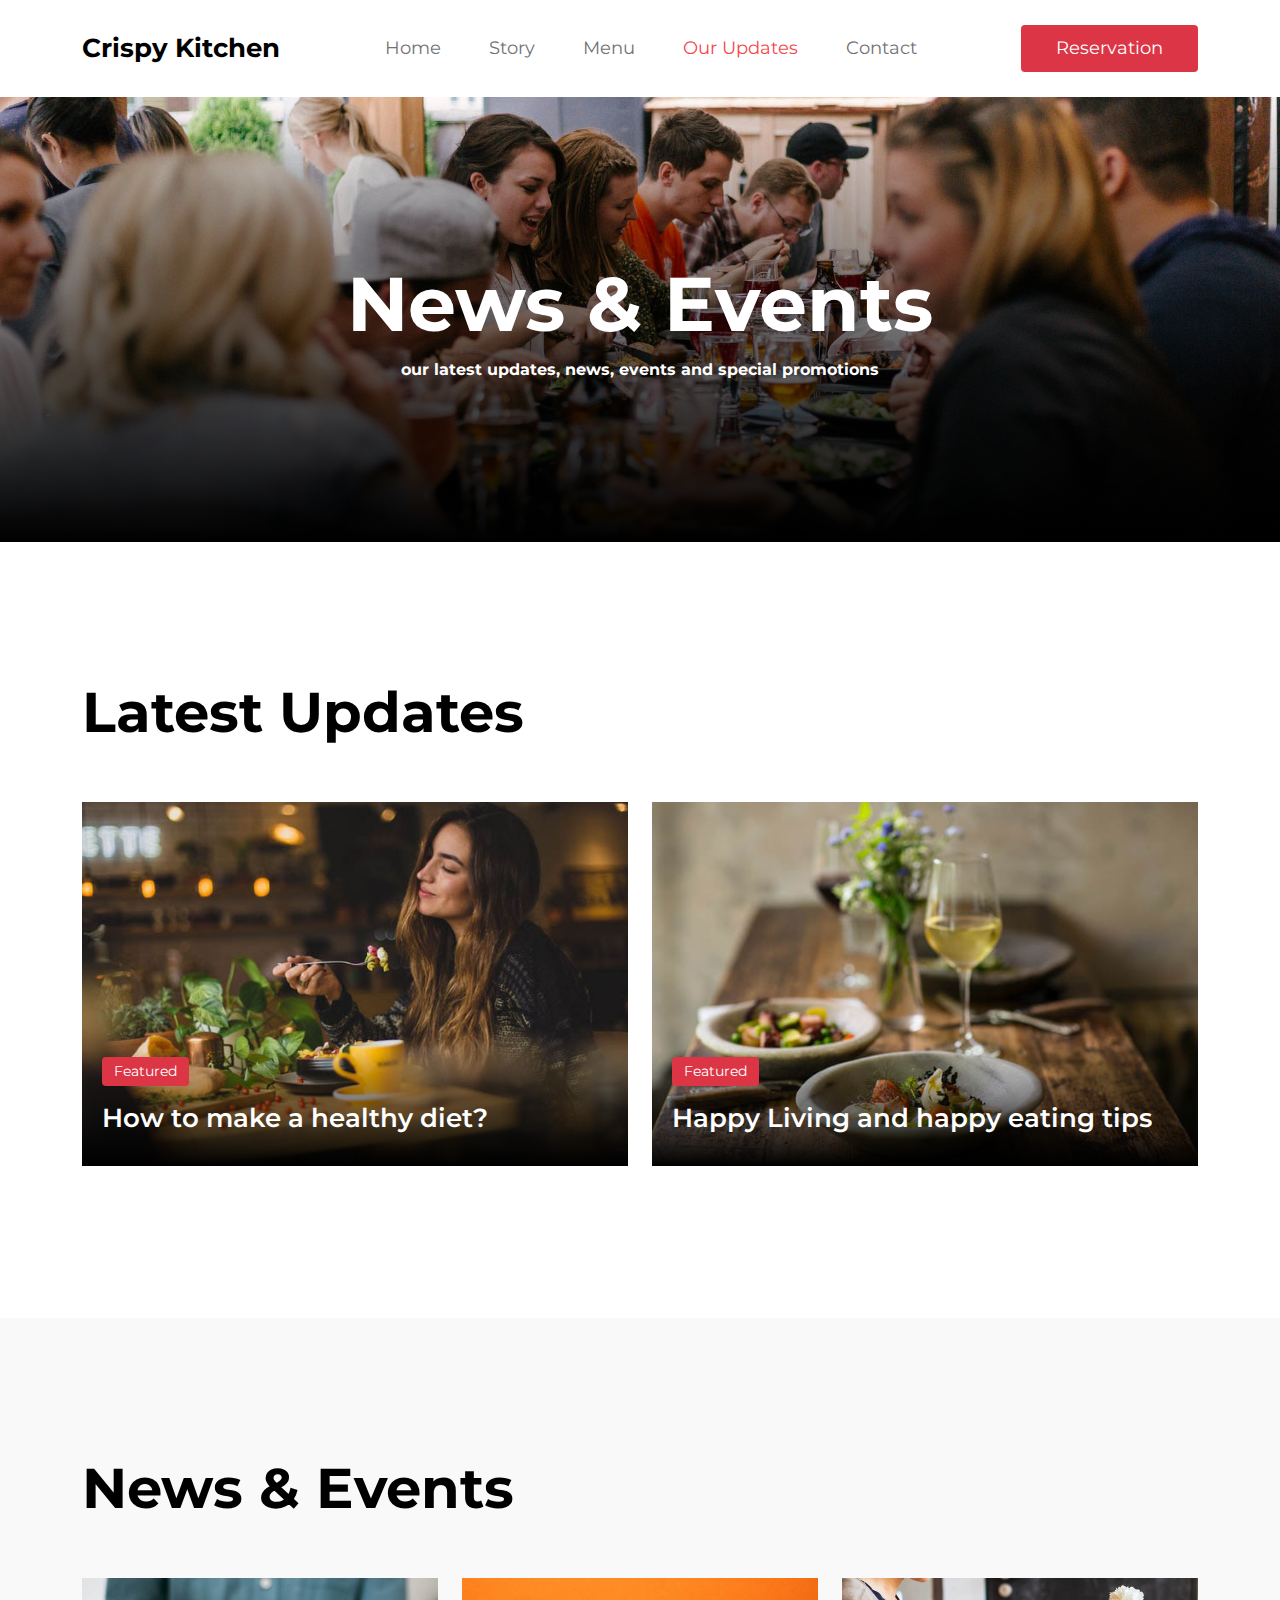
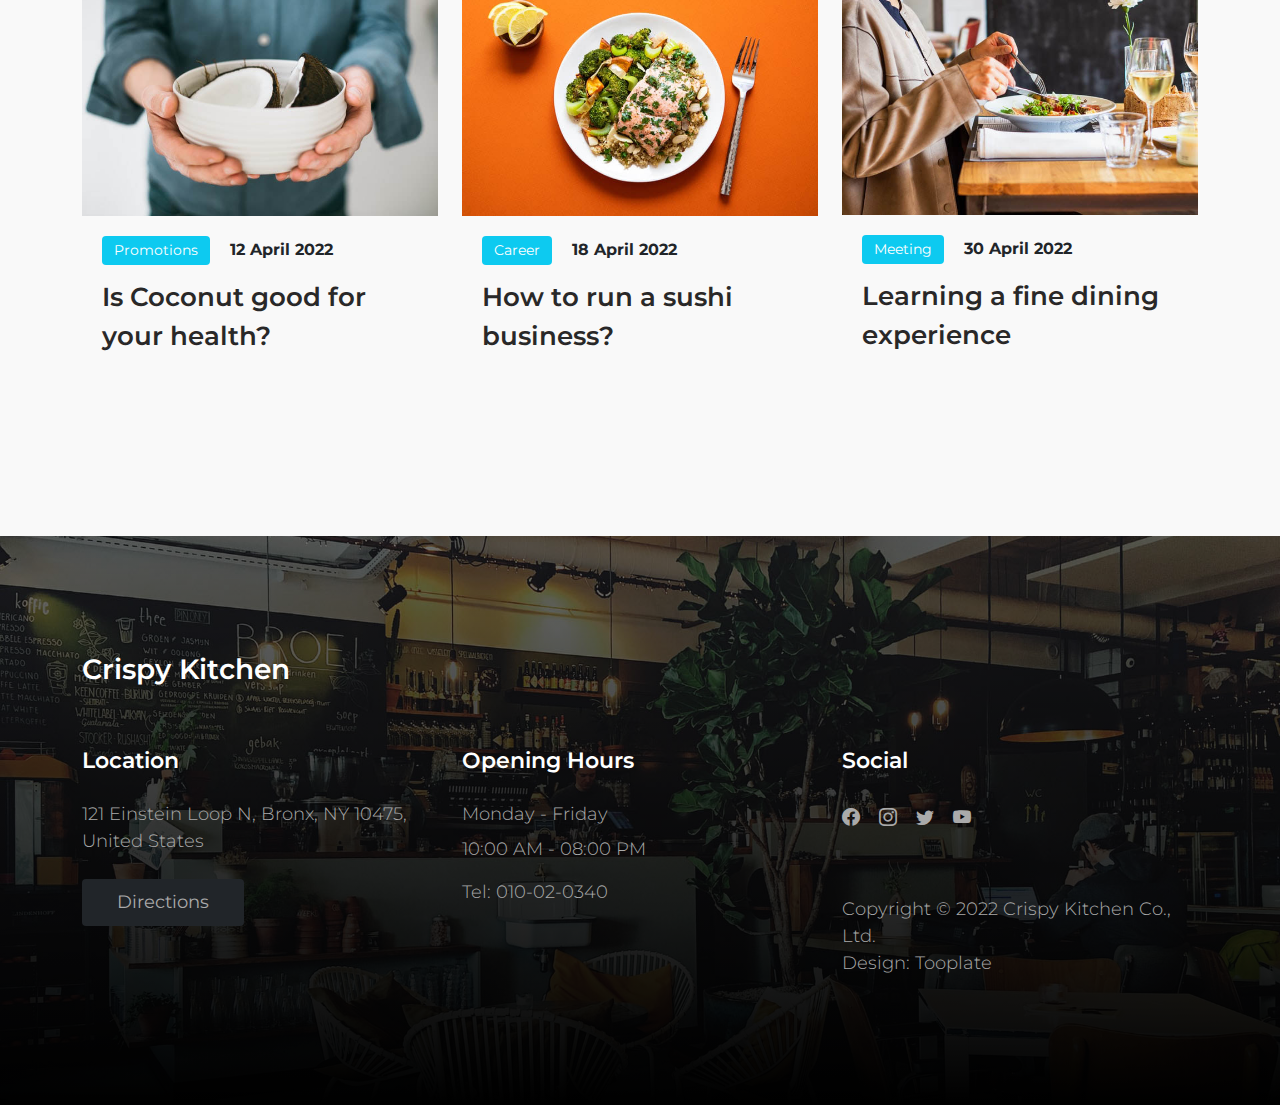
<file: news.html>
<!doctype html>
<html lang="en">
    <head>
        <meta charset="utf-8">
        <meta name="viewport" content="width=device-width, initial-scale=1">

        <meta name="description" content="">
        <meta name="author" content="">

        <title>Crispy Kitchen - News Section</title>

        <!-- CSS FILES --> 
        <link rel="preconnect" href="https://fonts.googleapis.com">
        
        <link rel="preconnect" href="https://fonts.gstatic.com" crossorigin>
        
        <link href="https://fonts.googleapis.com/css2?family=Montserrat:wght@300;400;600;700&display=swap" rel="stylesheet">                       
        <link href="css/bootstrap.min.css" rel="stylesheet">

        <link href="css/bootstrap-icons.css" rel="stylesheet">

        <link href="css/tooplate-crispy-kitchen.css" rel="stylesheet">
<!--

Tooplate 2129 Crispy Kitchen

https://www.tooplate.com/view/2129-crispy-kitchen

-->
    </head>
    
    <body>
        
        <nav class="navbar navbar-expand-lg bg-white shadow-lg">
            <div class="container">
                <button class="navbar-toggler" type="button" data-bs-toggle="collapse" data-bs-target="#navbarNav" aria-controls="navbarNav" aria-expanded="false" aria-label="Toggle navigation">
                    <span class="navbar-toggler-icon"></span>
                </button>
                
                <a class="navbar-brand" href="index.html">
                    Crispy Kitchen
                </a>

                <div class="d-lg-none">
                    <button type="button" class="custom-btn btn btn-danger" data-bs-toggle="modal" data-bs-target="#BookingModal">Reservation</button>
                </div>

                <div class="collapse navbar-collapse" id="navbarNav">
                    <ul class="navbar-nav mx-auto">
                        <li class="nav-item">
                            <a class="nav-link" href="index.html">Home</a>
                        </li>

                        <li class="nav-item">
                            <a class="nav-link" href="about.html">Story</a>
                        </li>

                        <li class="nav-item">
                            <a class="nav-link" href="menu.html">Menu</a>
                        </li>

                        <li class="nav-item">
                            <a class="nav-link active" href="news.html">Our Updates</a>
                        </li>

                        <li class="nav-item">
                            <a class="nav-link" href="contact.html">Contact</a>
                        </li>
                    </ul>
                </div>

                <div class="d-none d-lg-block">
                    <button type="button" class="custom-btn btn btn-danger" data-bs-toggle="modal" data-bs-target="#BookingModal">Reservation</button>
                </div>

            </div>
        </nav>

        <main>

            <header class="site-header site-news-header">
                <div class="container">
                    <div class="row">

                        <div class="col-lg-10 col-12 mx-auto">
                            <h1 class="text-white">News &amp; Events</h1>

                            <strong class="text-white">our latest updates, news, events and special promotions</strong>
                        </div>

                    </div>
                </div>

                <div class="overlay"></div>
            </header>

            <section class="news section-padding bg-white">
                <div class="container">
                    <div class="row">

                        <h2 class="mb-lg-5 mb-4">Latest Updates</h2>
                        
                        <div class="col-lg-6 col-md-6 col-12">
                            <div class="news-thumb mb-4">
                                <a href="news-detail.html">
                                    <img src="images/news/pablo-merchan-montes-Orz90t6o0e4-unsplash.jpg" class="img-fluid news-image" alt="">
                                </a>
                                
                                <div class="news-text-info news-text-info-large">
                                    <span class="category-tag bg-danger">Featured</span>

                                    <h5 class="news-title mt-2">
                                        <a href="news-detail.html" class="news-title-link">How to make a healthy diet?</a>
                                    </h5>
                                </div>
                            </div> 
                        </div>

                        <div class="col-lg-6 col-md-6 col-12">
                            <div class="news-thumb mb-4">
                                <a href="news-detail.html">
                                    <img src="images/news/stefan-johnson-xIFbDeGcy44-unsplash.jpg" class="img-fluid news-image" alt="">
                                </a>
                                
                                <div class="news-text-info news-text-info-large">
                                    <span class="category-tag bg-danger">Featured</span>

                                    <h5 class="news-title mt-2">
                                        <a href="news-detail.html" class="news-title-link">Happy Living and happy eating tips</a>
                                    </h5>
                                </div>
                            </div> 
                        </div>

                    </div>
                </div>
            </section>

            <section class="news section-padding">
                <div class="container">
                    <div class="row">

                        <div class="col-12">
                            <h2 class="mb-lg-5 mb-4">News &amp; Events</h2>
                        </div>

                        <div class="col-lg-4 col-md-6 col-12">
                            <div class="news-thumb mb-4">
                                <a href="news-detail.html">
                                    <img src="images/news/gilles-lambert-S_LhjpfIdm4-unsplash.jpg" class="img-fluid news-image" alt="">
                                </a>
                                
                                <div class="news-text-info">
                                    <span class="category-tag me-3 bg-info">Promotions</span>

                                    <strong>12 April 2022</strong>

                                    <h5 class="news-title mt-2">
                                        <a href="news-detail.html" class="news-title-link">Is Coconut good for your health?</a>
                                    </h5>
                                </div>
                            </div> 
                        </div>

                        <div class="col-lg-4 col-md-6 col-12">
                            <div class="news-thumb mb-4">
                                <a href="news-detail.html">
                                    <img src="images/news/ella-olsson-mmnKI8kMxpc-unsplash.jpg" class="img-fluid news-image" alt="">
                                </a>
                                
                                <div class="news-text-info">
                                    <span class="category-tag me-3 bg-info">Career</span>

                                    <strong>18 April 2022</strong>

                                    <h5 class="news-title mt-2">
                                        <a href="news-detail.html" class="news-title-link">How to run a sushi business?</a>
                                    </h5>
                                </div>
                            </div> 
                        </div>

                        <div class="col-lg-4 col-md-6 col-12">
                            <div class="news-thumb mb-4">
                                <a href="news-detail.html">
                                    <img src="images/news/louis-hansel-GiIiRV0FjwU-unsplash.jpg" class="img-fluid news-image" alt="">
                                </a>
                                
                                <div class="news-text-info">
                                    <span class="category-tag me-3 bg-info">Meeting</span>

                                    <strong>30 April 2022</strong>

                                    <h5 class="news-title mt-2">
                                        <a href="news-detail.html" class="news-title-link">Learning a fine dining experience</a>
                                    </h5>
                                </div>
                            </div> 
                        </div>

                    </div>
                </div>
            </section>

        </main>

        <footer class="site-footer section-padding">
            
            <div class="container">
                
                <div class="row">

                    <div class="col-12">
                        <h4 class="text-white mb-4 me-5">Crispy Kitchen</h4>
                    </div>

                    <div class="col-lg-4 col-md-7 col-xs-12 tooplate-mt30">
                        <h6 class="text-white mb-lg-4 mb-3">Location</h6>

                        <p>121 Einstein Loop N, Bronx, NY 10475, United States</p>

                        <a href="https://goo.gl/maps/wZVGLA7q64uC1s886" class="custom-btn btn btn-dark mt-2">Directions</a>
                    </div>

                    <div class="col-lg-4 col-md-5 col-xs-12 tooplate-mt30">
                        <h6 class="text-white mb-lg-4 mb-3">Opening Hours</h6>

                        <p class="mb-2">Monday - Friday</p>

                        <p>10:00 AM - 08:00 PM</p>

                        <p>Tel: <a href="tel: 010-02-0340" class="tel-link">010-02-0340</a></p>
                    </div>

                    <div class="col-lg-4 col-md-6 col-xs-12 tooplate-mt30">
                        <h6 class="text-white mb-lg-4 mb-3">Social</h6>

                        <ul class="social-icon">
                            <li><a href="#" class="social-icon-link bi-facebook"></a></li>

                            <li><a href="#" class="social-icon-link bi-instagram"></a></li>

                            <li><a href="#" class="social-icon-link bi-twitter"></a></li>

                            <li><a href="#" class="social-icon-link bi-youtube"></a></li>
                        </ul>
                    
                        <p class="copyright-text tooplate-mt60">Copyright © 2022 Crispy Kitchen Co., Ltd.
                        <br>Design: <a rel="nofollow" href="https://www.tooplate.com/" target="_blank">Tooplate</a></p>
                        
                    </div>

                </div><!-- row ending -->
                
             </div><!-- container ending -->
             
        </footer>

        <!-- Modal -->
        <div class="modal fade" id="BookingModal" tabindex="-1" aria-labelledby="BookingModal" aria-hidden="true">
            <div class="modal-dialog modal-dialog-centered modal-xl">
                <div class="modal-content">
                    <div class="modal-header">
                        <h3 class="mb-0">Reserve a table</h3>

                        <button type="button" class="btn-close" data-bs-dismiss="modal" aria-label="Close"></button>
                    </div>

                    <div class="modal-body d-flex flex-column justify-content-center">
                        <div class="booking">
                            
                            <form class="booking-form row" role="form" action="#" method="post">
                                <div class="col-lg-6 col-12">
                                    <label for="name" class="form-label">Full Name</label>

                                    <input type="text" name="name" id="name" class="form-control" placeholder="Your Name" required>
                                </div>

                                <div class="col-lg-6 col-12">
                                    <label for="email" class="form-label">Email Address</label>

                                    <input type="email" name="email" id="email" pattern="[^ @]*@[^ @]*" class="form-control" placeholder="your@email.com" required>
                                </div>

                                <div class="col-lg-6 col-12">
                                    <label for="phone" class="form-label">Phone Number</label>

                                    <input type="telephone" name="phone" id="phone" pattern="[0-9]{3}-[0-9]{3}-[0-9]{4}" class="form-control" placeholder="123-456-7890">
                                </div>

                                <div class="col-lg-6 col-12">
                                    <label for="people" class="form-label">Number of persons</label>

                                    <input type="text" name="people" id="people" class="form-control" placeholder="12 persons">
                                </div>

                                <div class="col-lg-6 col-12">
                                    <label for="date" class="form-label">Date</label>

                                    <input type="date" name="date" id="date" value="" class="form-control">
                                </div>

                                <div class="col-lg-6 col-12">
                                    <label for="time" class="form-label">Time</label>

                                    <select class="form-select form-control" name="time" id="time">
                                      <option value="5" selected>5:00 PM</option>
                                      <option value="6">6:00 PM</option>
                                      <option value="7">7:00 PM</option>
                                      <option value="8">8:00 PM</option>
                                      <option value="9">9:00 PM</option>
                                    </select>
                                </div>

                                <div class="col-12">
                                    <label for="message" class="form-label">Special Request</label>

                                    <textarea class="form-control" rows="4" id="message" name="message" placeholder=""></textarea>
                                </div>

                                <div class="col-lg-4 col-12 ms-auto">
                                    <button type="submit" class="form-control">Submit Request</button>
                                </div>
                            </form>
                        </div>
                    </div>

                    <div class="modal-footer"></div>
                    
                </div>
                
            </div>
        </div>
        
        <!-- JAVASCRIPT FILES -->
        <script src="js/jquery.min.js"></script>
        <script src="js/bootstrap.bundle.min.js"></script>
        <script src="js/custom.js"></script>

    </body>
</html>
</file>
<file: css/tooplate-crispy-kitchen.css>
/*

Tooplate 2129 Crispy Kitchen

https://www.tooplate.com/view/2129-crispy-kitchen

*/


/*---------------------------------------
  CUSTOM PROPERTIES ( VARIABLES )             
-----------------------------------------*/
:root {
  --white-color:                  #FFFFFF;
  --primary-color:                #f44749;
  --secondary-color:              #f3af24;
  --section-bg-color:             #F9F9F9;
  --dark-color:                   #000000;
  --title-color:                  #565758;
  --news-title-color:             #292828;
  --p-color:                      #717275;
  --border-color:                 #eaeaea;
  --border-radius-default:        .25rem;

  --body-font-family:             'Montserrat', sans-serif;

  --h1-font-size:                 76px;
  --h2-font-size:                 56px;
  --h3-font-size:                 42px;
  --h4-font-size:                 28px;
  --h5-font-size:                 26px;
  --h6-font-size:                 22px;

  --p-font-size:                  18px;
  --menu-font-size:               18px;
  --category-font-size:           14px;

  --font-weight-light:            300;
  --font-weight-normal:           400;
  --font-weight-semibold:         600;
  --font-weight-bold:             700;
}

body {
    background: var(--white-color);
    font-family: var(--body-font-family);    
    position: relative;
}

/*---------------------------------------
  TYPOGRAPHY               
-----------------------------------------*/

h2,
h3,
h4,
h5,
h6 {
  color: var(--dark-color);
  line-height: inherit;
}

h1,
h2,
h3,
h4,
h5,
h6 {
  font-weight: var(--font-weight-semibold);
}

h1,
h2 {
  font-weight: var(--font-weight-bold);
}

h1 {
  font-size: var(--h1-font-size);
  line-height: normal;
}

h2 {
  font-size: var(--h2-font-size);
}

h3 {
  font-size: var(--h3-font-size);
}

h4 {
  font-size: var(--h4-font-size);
}

h5 {
  font-size: var(--h5-font-size);
}

h6 {
  font-size: var(--h6-font-size);
}

p,
.list .list-item {
  color: var(--p-color);
  font-size: var(--p-font-size);
  font-weight: var(--font-weight-light);
}

a, 
button {
  touch-action: manipulation;
  transition: all 0.3s;
}

.form-label {
  color: var(--p-color);
  font-weight: var(--font-weight-semibold);
}

a {
  color: var(--secondary-color);
  text-decoration: none;
}

a:hover {
  color: var(--primary-color);
}

::selection {
  background: var(--primary-color);
  color: var(--white-color);
}

::-moz-selection {
  background: var(--primary-color);
  color: var(--white-color);
}

.section-padding {
  padding-top: 8rem;
  padding-bottom: 8rem;
}

b,
strong {
  font-weight: var(--font-weight-bold);
}


/*---------------------------------------
  CUSTOM BUTTON              
-----------------------------------------*/
.custom-btn {
  border: 0;
  color: var(--white-color);
  font-size: var(--menu-font-size);
  padding: 10px 35px;
}


/*---------------------------------------
  NAVIGATION              
-----------------------------------------*/
.navbar {
  background: var(--white-color);
  padding-top: 20px;
  padding-bottom: 20px;
}

.navbar-brand {
  color: var(--dark-color);
  font-size: var(--h5-font-size);
  font-weight: var(--font-weight-bold);
  margin-right: 0;
}

.navbar-expand-lg .navbar-nav .nav-link {
  padding-right: 1.5rem;
  padding-left: 1.5rem;
}

.navbar-expand-lg .nav-link {
  color: var(--p-color);
  font-weight: var(--font-weight-normal);
  font-size: var(--menu-font-size);
  padding-top: 15px;
  padding-bottom: 15px;
}

.navbar-nav .nav-link.active, 
.nav-link:focus, 
.nav-link:hover {
  color: var(--primary-color);
}

.nav-link:focus {
  color: var(--p-color);
}

.navbar-toggler {
  border: 0;
  padding: 0;
  cursor: pointer;
  margin: 0;
  width: 30px;
  height: 35px;
  outline: none;
}

.navbar-toggler:focus {
  outline: none;
  box-shadow: none;
}

.navbar-toggler[aria-expanded="true"] .navbar-toggler-icon {
  background: transparent;
}

.navbar-toggler[aria-expanded="true"] .navbar-toggler-icon:before,
.navbar-toggler[aria-expanded="true"] .navbar-toggler-icon:after {
  transition: top 300ms 50ms ease, -webkit-transform 300ms 350ms ease;
  transition: top 300ms 50ms ease, transform 300ms 350ms ease;
  transition: top 300ms 50ms ease, transform 300ms 350ms ease, -webkit-transform 300ms 350ms ease;
  top: 0;
}

.navbar-toggler[aria-expanded="true"] .navbar-toggler-icon:before {
  transform: rotate(45deg);
}

.navbar-toggler[aria-expanded="true"] .navbar-toggler-icon:after {
  transform: rotate(-45deg);
}

.navbar-toggler .navbar-toggler-icon {
  background: var(--dark-color);
  transition: background 10ms 300ms ease;
  display: block;
  width: 30px;
  height: 2px;
  position: relative;
}

.navbar-toggler .navbar-toggler-icon:before,
.navbar-toggler .navbar-toggler-icon:after {
  transition: top 300ms 350ms ease, -webkit-transform 300ms 50ms ease;
  transition: top 300ms 350ms ease, transform 300ms 50ms ease;
  transition: top 300ms 350ms ease, transform 300ms 50ms ease, -webkit-transform 300ms 50ms ease;
  position: absolute;
  right: 0;
  left: 0;
  background: var(--dark-color);
  width: 30px;
  height: 2px;
  content: '';
}

.navbar-toggler .navbar-toggler-icon:before {
  top: -8px;
}

.navbar-toggler .navbar-toggler-icon:after {
  top: 8px;
}


/*---------------------------------------
  SITE HEADER              
-----------------------------------------*/
.site-header {
  background-repeat: no-repeat;
  background-position: center;
  background-size: cover;
  padding-top: 10rem;
  padding-bottom: 10rem;
  text-align: center;
  position: relative;
}

.site-header .container {
  position: relative;
  z-index: 2;
}

.site-news-detail-header {
  background: transparent;
  text-align: left;
   padding-top: 6rem;
  padding-bottom: 6rem;
}

.site-about-header {
  background-image: url('../images/header/briana-tozour-V_Nkf1E-vYA-unsplash.jpg');
}

.site-menu-header {
  background-image: url('../images/header/luisa-brimble-aFzg83dvnAI-unsplash.jpg');
}

.site-news-header {
  background-image: url('../images/header/priscilla-du-preez-W3SEyZODn8U-unsplash.jpg');
}

.site-contact-header {
  background-image: url('../images/header/rod-long-I79Pgmhmy5M-unsplash.jpg');
}

.overlay {
  background: linear-gradient(to top, var(--dark-color), transparent 100%);
  position: absolute;
  top: 0;
  right: 0;
  bottom: 0;
  left: 0;
}


/*---------------------------------------
  HERO              
-----------------------------------------*/
.hero {
  position: relative;
  overflow: hidden;
  padding-top: 20.542rem;
  padding-bottom: 20.542rem;
}

.hero .container {
  position: absolute;
  z-index: 9;
  top: 50%;
  left: 50%;
  transform: translate(-50%, -50%);
  width: 100%;
}

.video-wrap {
  z-index: -100;
}

.custom-video {
  position: absolute;
  top: 0;
  left: 0;
  object-fit: cover;
  width: 100%;
  height: 100%;
}


/*---------------------------------------
  HERO SLIDE               
-----------------------------------------*/
.carousel-image {
  width: 100%;
  height: 100%;
  object-fit: cover;
}

.carousel-thumb {
  position: relative;
}

.carousel-caption {
  background: linear-gradient(to top, var(--dark-color), transparent 90%);
  text-align: left;
  position: absolute;
  right: 0;
  bottom: 0;
  left: 0;
  padding: 60px 40px;
}

.hero-carousel .reviews-text,
.hero-text {
  color: var(--white-color);
}

.price-tag {
  background: var(--white-color);
  border-radius: 100px;
  color: var(--secondary-color);
  font-size: var(--menu-font-size);
  font-weight: var(--font-weight-semibold);
  display: inline-block;
  width: 84px;
  height: 64px;
  line-height: 64px;
  text-align: center;
}

.hero-carousel .carousel-control-prev,
.hero-carousel .carousel-control-next {
  position: absolute;
  top: auto;
  bottom: 0;
  opacity: 1;
}

.hero-carousel .carousel-control-prev,
.hero-carousel .carousel-control-next {
  background: var(--secondary-color);
  width: 60px;
  height: 60px;
  text-align: center;
}

.hero-carousel .carousel-control-prev {
  left: auto;
  right: 60px;
}

.hero-carousel .carousel-control-next {
  background: var(--primary-color);
  right: 0;
}

.hero-carousel .carousel-control-prev:hover, 
.hero-carousel .carousel-control-next:hover {
  background: var(--dark-color);
}

.hero-carousel .carousel-control-prev-icon,
.hero-carousel .carousel-control-next-icon {
  background-image: none;
  width: inherit;
  height: inherit;
  line-height: 60px;
}

.hero-carousel .carousel-control-prev-icon::before,
.hero-carousel .carousel-control-next-icon::before {
  font-family: bootstrap-icons;
  display: block;
  margin: auto;
  font-size: var(--h5-font-size);
  color: var(--white-color);
}

.hero-carousel .carousel-control-prev-icon::before {
  content: "\f13f";
}

.hero-carousel .carousel-control-next-icon::before {
  content: "\f144";
}

.reviews-icon {
  color: var(--secondary-color);
}


/*---------------------------------------
  MENU               
-----------------------------------------*/
.menu,
.about,
.news,
.related-news,
.newsletter,
.comments {
  background: var(--section-bg-color);
}

.menu-thumb {
  position: relative;
  overflow: hidden;
}

.menu-info {
  padding: 20px 20px 30px 20px;
}

.menu-image {
  display: block;
}

.menu-image-wrap {
  position: relative;
}

.menu-tag {
  position: absolute;
  top: 0;
  right: 0;
  margin: 20px;
}

.newsletter-image {
  border-radius: 100%;
  object-fit: cover;
  display: block;
  margin: 0 auto;
  max-width: 450px;
  max-height: 450px;
}


/*---------------------------------------
  NEWS               
-----------------------------------------*/
.news-thumb {
  position: relative;
  overflow: hidden;
}

.news-thumb > a {
  display: block;
  width: 100%;
  height: 100%;
  position: relative;
  z-index: 2;
  transition: all 0.3s ease-out;
}

.news-thumb > a:hover {
  transform: scale(1.2);
}

.news-text-info {
  background: var(--section-bg-color);
  position: relative;
  z-index: 2;
  padding: 20px;
  transition: all 0.3s ease-out;
}

.related-news .news-text-info {
  background: var(--white-color);
}

.news-text-info-large {
  background: linear-gradient(to top, var(--dark-color), transparent 90%);
  position: absolute;
  z-index: 2;
  bottom: 0;
  right: 0;
  left: 0;
  pointer-events: none;
}

.news-text-info-large .news-title-link {
  color: var(--white-color);
}

.news-title-link {
  color: var(--news-title-color);
}

.news-image {
  display: block;
  width: 100%;
  transition: all 0.3s ease-out;
}

.news-image:hover {
  transform: scale(1.2);
}

.category-tag,
.menu-tag {
  background: var(--dark-color);
  border-radius: var(--border-radius-default);
  color: var(--white-color);
  font-size: var(--category-font-size);
  display: inline-block;
  padding: 4px 12px;
}

.category-tag {
  margin-bottom: 5px;
}

.comment-form {
  margin-bottom: 60px;
}

.news-author {
  border-bottom: 1px solid rgba(0,0,0,0.05);
  margin-bottom: 30px;
  padding-left: 15px;
  padding-right: 15px;
  padding-bottom: 30px;
}

.news-author:last-child {
  border-bottom: 0;
  padding-bottom: 0;
}

.news-author-image {
  border-radius: 100px;
  object-fit: cover;
  width: 70px;
  height: 70px;
}


/*---------------------------------------
  CUSTOM FORM            
-----------------------------------------*/
.custom-form .form-control {
  margin-bottom: 20px;
  padding: 14px 10px;
  transition: all 0.3s;
}

.custom-form button[type="submit"] {
  background: var(--dark-color);
  border: 0;
  color: var(--white-color);
  text-transform: uppercase;
}

.custom-form button[type="submit"]:hover {
  background: var(--primary-color);
}


/*---------------------------------------
  SUBSCRIBE FORM            
-----------------------------------------*/
.subscribe-form .form-control {
  margin-top: 20px;
  margin-bottom: 10px;
}


/*---------------------------------------
  BOOKING FORM            
-----------------------------------------*/
#BookingModal .modal-content {
  border: 0;
  overflow: hidden;
}

#BookingModal .modal-content::before {
  content: "";
  background-color: var(--white-color);
  background-image: url('../images/sincerely-media-HoEYgBL_Gcs-unsplash.jpg');
  background-repeat: no-repeat;
  background-position: top;
  background-size: cover;
  width: 60%;
  height: 100%;
  position: absolute;
  top: 0;
  right: 0;
}

#BookingModal .modal-header {
  border-bottom: 0;
  position: relative;
  padding: 26px 32px 0 32px;
}

#BookingModal .modal-body {
  padding: 38px 32px;
  padding-right: 35%;
}

#BookingModal .modal-footer {
  border-top: 0;
  padding: 0;
}

.booking-form .form-control {
  font-weight: var(--font-weight-normal);
  padding-top: 12px;
  padding-bottom: 12px;
  margin-bottom: 25px;
  transition: all 0.3s;
}

.booking-form button[type="submit"] {
  background: var(--dark-color);
  border: 0;
  font-weight: var(--font-weight-semibold);
  color: var(--white-color);
  text-transform: uppercase;
  margin-bottom: 0;
}

.booking-form button[type="submit"]:hover {
  background: var(--primary-color);
}

.BgImage {
  background-image: url('../images/alex-haney-CAhjZmVk5H4-unsplash.jpg');
  background-repeat: no-repeat;
  background-size: cover;
  background-attachment: fixed;
  height: 500px;
}


/*---------------------------------------
  FOOTER              
-----------------------------------------*/
.site-footer {
  background-image: url('../images/daan-evers-tKN1WXrzQ3s-unsplash.jpg');
  background-repeat: no-repeat;
  background-position: center;
  background-size: cover;
  padding-top: 7rem;
  padding-bottom: 7rem;
  position: relative;
}

.site-footer::before {
  content: "";
  background: linear-gradient(to top, var(--dark-color), transparent 200%);
  position: absolute;
  top: 0;
  right: 0;
  bottom: 0;
  left: 0;
}

.site-footer .container {
  position: relative;
}

.tooplate-mt30 {
	margin-top: 30px;
}
.tooplate-mt60 {
	margin-top: 60px;
}

.copyright-text {
  font-size: var(--menu-font-size);
}

.tel-link {
  color: var(--p-color);
}

.site-footer a:hover {
  color: var(--white-color);
}

.site-footer a {
  	color: #AAA;;
}

.site-footer p {
	color: #AAA;
}


/*---------------------------------------
  SOCIAL ICON               
-----------------------------------------*/
.social-icon {
  margin: 0;
  padding: 0;
}

.social-icon li {
  list-style: none;
  display: inline-block;
  vertical-align: top;
  transition: all 0.3s;
}

.social-icon:hover li:not(:hover) {
  opacity: 0.65;
}

.social-icon-link {
  color: var(--p-color);
  font-size: var(--p-font-size);
  display: inline-block;
  vertical-align: top;
  margin-top: 4px;
  margin-bottom: 4px;
  margin-right: 15px;
}

.social-icon-link:hover {
  color: var(--primary-color);
}


/*---------------------------------------
  RESPONSIVE STYLES               
-----------------------------------------*/
@media screen and (max-width: 1180px) {
  h1 {
    font-size: 62px;
  }
}

@media screen and (max-width: 1170px) {
  h1 {
    font-size: 56px;
  }
}


@media screen and (max-width: 991px) {
  h1 {
    font-size: 38px;
  }

  h2 {
    font-size: 32px;
  }

  h3 {
    font-size: 26px;
  }

  h4 {
    font-size: 24px;
  }

  h5 {
    font-size: 20px;
  }

  h6 {
    font-size: 18px;
  }

  .site-header,
  .section-padding {
    padding-top: 5rem;
    padding-bottom: 5rem;
  }

  .navbar {
    padding-top: 10px;
    padding-bottom: 10px;
  }

  .navbar-nav .nav-link {
    padding-top: 5px;
    padding-bottom: 10px;
  }

  #BookingModal .modal-content {
    padding-bottom: 200px;
  }

  #BookingModal .modal-content::before {
    background-image: url('../images/sincerely-media-HoEYgBL_Gcs-unsplash-mobile.jpg');
    background-position: bottom;
    top: auto;
    left: 0;
    bottom: 0;
    width: 100%;
    height: 200px;
    transform: rotate(180deg);
  }

  #BookingModal .modal-body {
    padding-top: 18px;
    padding-right: 32px;
  }
}

@media screen and (max-width: 480px) {
  .newsletter-image {
    max-width: 310px;
    max-height: 310px;
  }

  .hero-carousel .carousel-control-prev,
  .hero-carousel .carousel-control-next {
    width: 50px;
    height: 50px;
  }
}
</file>
